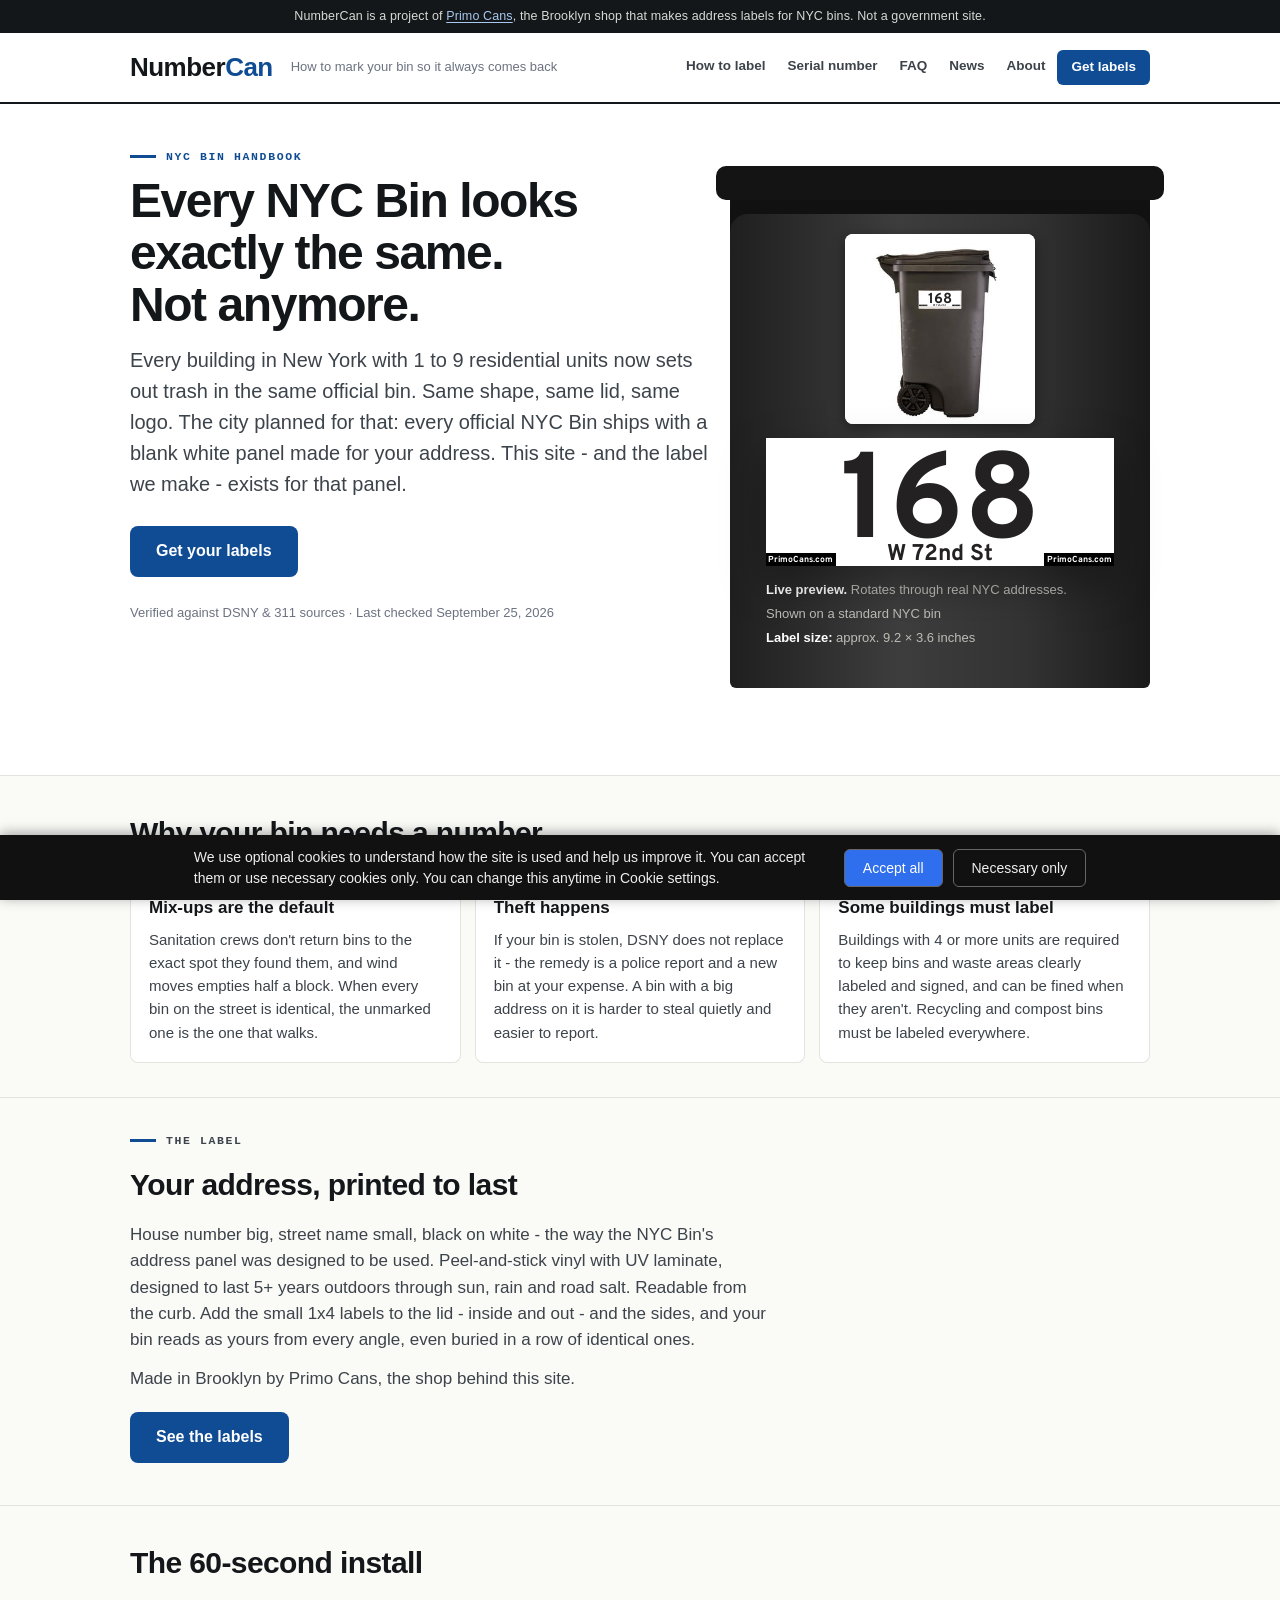
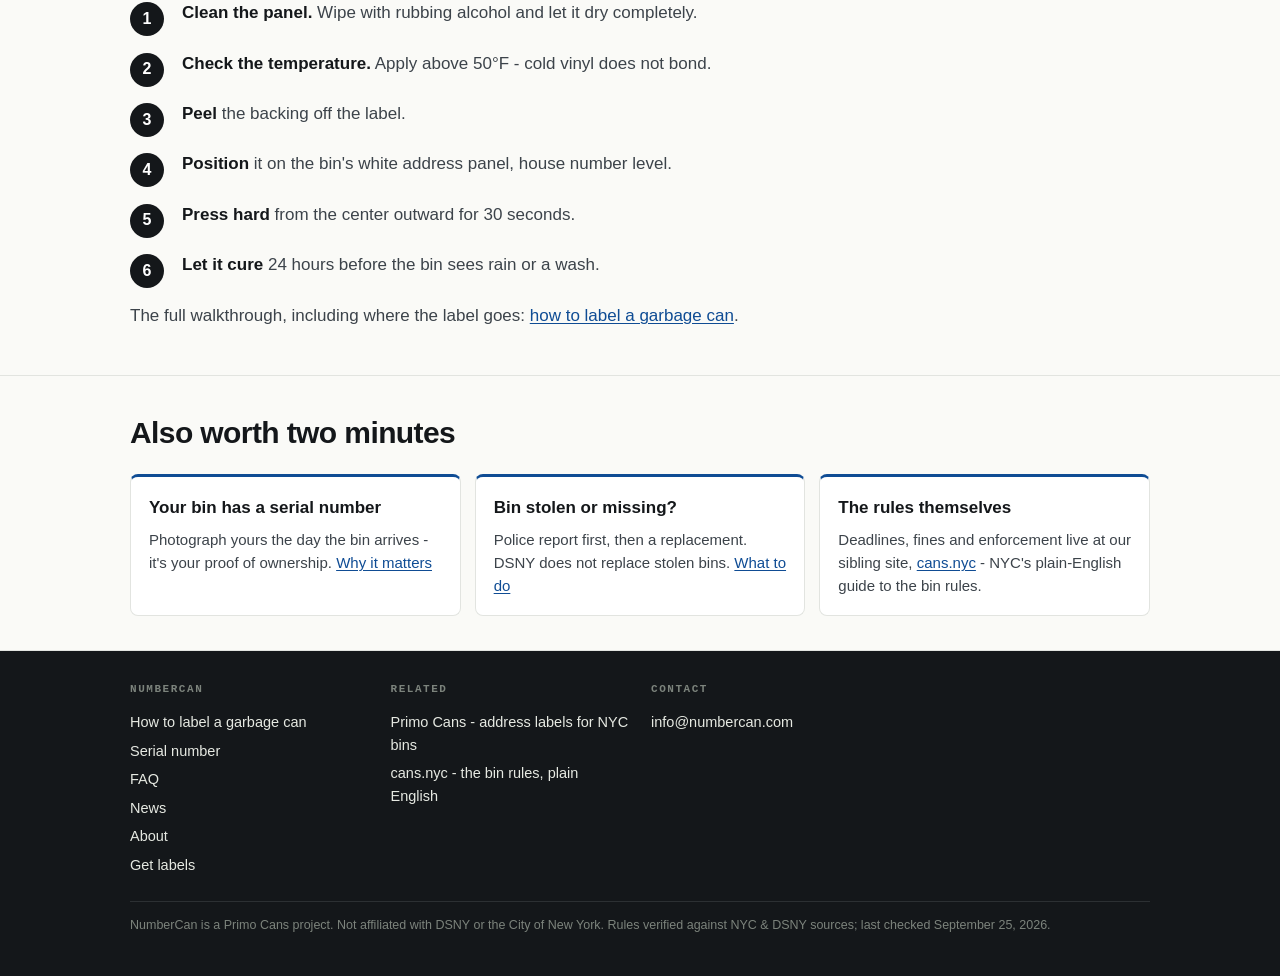
<file: index.html>
<!DOCTYPE html>
<html lang="en">
<head>
<meta charset="utf-8">
<meta name="viewport" content="width=device-width,initial-scale=1">
<title>Number Your Can | Address Labels Made for the Official NYC Bin</title>
<meta name="description" content="Every official NYC Bin looks identical. A printed address label - house number big, street name small, designed to last 5+ years outdoors - makes yours unmistakable. On in 60 seconds.">
<link rel="canonical" href="https://numbercan.com/">
<meta property="og:type" content="website">
<meta property="og:title" content="Number Your Can | NumberCan">
<meta property="og:description" content="Every official NYC Bin looks identical. A printed address label makes yours unmistakable - on in 60 seconds, designed to last 5+ years outdoors.">
<meta property="og:url" content="https://numbercan.com/">
<link rel="stylesheet" href="assets/style.css">
<link rel="preconnect" href="https://fonts.googleapis.com">
<link rel="preconnect" href="https://fonts.gstatic.com" crossorigin>
<link href="https://fonts.googleapis.com/css2?family=Overpass:wght@700&display=swap" rel="stylesheet">
<script type="application/ld+json">
{"@context":"https://schema.org","@type":"WebSite","name":"NumberCan","url":"https://numbercan.com/",
 "publisher":{"@type":"Organization","name":"NumberCan","url":"https://numbercan.com/","parentOrganization":{"@type":"Organization","name":"Primo Cans","url":"https://primocans.com/"}}}
</script>
</head>
<body>
<div class="disclosure">NumberCan is a project of <a href="https://primocans.com/?utm_source=numbercan.com&utm_medium=feeder-site">Primo Cans</a>, the Brooklyn shop that makes address labels for NYC bins. Not a government site.</div>
<header class="sitehead">
  <div class="wrap">
    <a class="brand" href="/">Number<span class="dot">Can</span></a>
    <span class="siteline">How to mark your bin so it always comes back</span>
    <nav class="mainnav">
      <a href="/how-to-label-a-garbage-can/">How to label</a>
      <a href="/nyc-bin-serial-rfid/">Serial number</a>
      <a href="/faq/">FAQ</a>
      <a href="/news/">News</a>
      <a href="/about/">About</a>
      <a class="cta" href="/get-labels/">Get labels</a>
    </nav>
  </div>
</header>

<section class="hero">
  <div class="wrap">
    <p class="eyebrow">NYC bin handbook</p>
    <h1>Every NYC Bin looks exactly the same.<br>Not anymore.</h1>
    <p class="lede">Every building in New York with 1 to 9 residential units now sets out trash in the same official bin. Same shape, same lid, same logo. The city planned for that: every official NYC Bin ships with a blank white panel made for your address. This site - and the label we make - exists for that panel.</p>
    <p class="hero-cta" style="margin-top:18px"><a class="btn" href="/get-labels/">Get your labels</a></p>
<div class="hero-art pc"><div class="stage" aria-hidden="true">
  <div class="can">
    <div class="label" id="pc-label">
      <div class="num" id="pc-num">1764</div>
      <div class="street" id="pc-street">E Tremont Ave</div>
      <div class="extra" id="pc-extra"></div><span class="corner l">PrimoCans.com</span><span class="corner r">PrimoCans.com</span>
    </div>
    <div class="cap2"><span><b>Live preview.</b> Rotates through real NYC addresses.</span><span>Shown on a standard NYC bin</span><span><b>Label size:</b> approx. 9.2 &times; 3.6 inches</span></div>
  </div>
</div></div>
    <p class="verifyline">Verified against DSNY &amp; 311 sources &middot; Last checked September 25, 2026</p>
  </div>
</section>

<section class="section">
  <div class="wrap">
    <h2>Why your bin needs a number</h2>
    <div class="cards">
      <div class="cardbox">
        <h3>Mix-ups are the default</h3>
        <p>Sanitation crews don't return bins to the exact spot they found them, and wind moves empties half a block. When every bin on the street is identical, the unmarked one is the one that walks.</p>
      </div>
      <div class="cardbox">
        <h3>Theft happens</h3>
        <p>If your bin is stolen, DSNY does not replace it - the remedy is a police report and a new bin at your expense. A bin with a big address on it is harder to steal quietly and easier to report.</p>
      </div>
      <div class="cardbox">
        <h3>Some buildings must label</h3>
        <p>Buildings with 4 or more units are required to keep bins and waste areas clearly labeled and signed, and can be fined when they aren't. Recycling and compost bins must be labeled everywhere.</p>
      </div>
    </div>
  </div>
</section>

<section class="section">
  <div class="wrap">
    <p class="eyebrow">The label</p>
    <h2>Your address, printed to last</h2>
    <p>House number big, street name small, black on white - the way the NYC Bin's address panel was designed to be used. Peel-and-stick vinyl with UV laminate, designed to last 5+ years outdoors through sun, rain and road salt. Readable from the curb. Add the small 1x4 labels to the lid - inside and out - and the sides, and your bin reads as yours from every angle, even buried in a row of identical ones.</p>
    <p>Made in Brooklyn by Primo Cans, the shop behind this site.</p>
    <a class="btn" href="/get-labels/">See the labels</a>
  </div>
</section>

<section class="section">
  <div class="wrap">
    <h2>The 60-second install</h2>
    <ol class="steps">
      <li><strong>Clean the panel.</strong> Wipe with rubbing alcohol and let it dry completely.</li>
      <li><strong>Check the temperature.</strong> Apply above 50&deg;F - cold vinyl does not bond.</li>
      <li><strong>Peel</strong> the backing off the label.</li>
      <li><strong>Position</strong> it on the bin's white address panel, house number level.</li>
      <li><strong>Press hard</strong> from the center outward for 30 seconds.</li>
      <li><strong>Let it cure</strong> 24 hours before the bin sees rain or a wash.</li>
    </ol>
    <p>The full walkthrough, including where the label goes: <a href="/how-to-label-a-garbage-can/">how to label a garbage can</a>.</p>
  </div>
</section>

<section class="section">
  <div class="wrap">
    <h2>Also worth two minutes</h2>
    <div class="cards">
      <div class="cardbox">
        <h3>Your bin has a serial number</h3>
        <p>Photograph yours the day the bin arrives - it's your proof of ownership. <a href="/faq/">Why it matters</a></p>
      </div>
      <div class="cardbox">
        <h3>Bin stolen or missing?</h3>
        <p>Police report first, then a replacement. DSNY does not replace stolen bins. <a href="/faq/">What to do</a></p>
      </div>
      <div class="cardbox">
        <h3>The rules themselves</h3>
        <p>Deadlines, fines and enforcement live at our sibling site, <a href="https://cans.nyc/">cans.nyc</a> - NYC's plain-English guide to the bin rules.</p>
      </div>
    </div>
  </div>
</section>

<footer class="sitefoot">
  <div class="wrap">
    <div>
      <h4>NumberCan</h4>
      <a href="/how-to-label-a-garbage-can/">How to label a garbage can</a>
      <a href="/nyc-bin-serial-rfid/">Serial number</a>
      <a href="/faq/">FAQ</a>
      <a href="/news/">News</a>
      <a href="/about/">About</a>
      <a href="/get-labels/">Get labels</a>
    </div>
    <div>
      <h4>Related</h4>
      <a href="https://primocans.com/?utm_source=numbercan.com&utm_medium=feeder-site">Primo Cans - address labels for NYC bins</a>
      <a href="https://cans.nyc/">cans.nyc - the bin rules, plain English</a>
    </div>
    <div>
      <h4>Contact</h4>
      <a href="mailto:info@numbercan.com">info@numbercan.com</a>
    </div>
    <p class="fineline">NumberCan is a Primo Cans project. Not affiliated with DSNY or the City of New York. Rules verified against NYC &amp; DSNY sources; last checked September 25, 2026.</p>
  </div>
</footer>
<!-- Cloudflare Web Analytics -->
<script defer src='https://static.cloudflareinsights.com/beacon.min.js' data-cf-beacon='{"token": "91854858fbcd4bb7b45966d86be08aac"}'></script>
<!-- End Cloudflare Web Analytics -->

<script>window.__GA_MEASUREMENT_ID__="G-6J1LS92J00";</script>
<script src="/consent.js" defer></script>

<script>
/* Label rendering, photo, fit() and rotation copied from the PrimoCans label builder (primocans.com) */
(function(){
var on=document.getElementById('pc-num'), os=document.getElementById('pc-street');
if(!on||!os) return;
var PC_SAMPLES=[{num:'34-56',street:'107th St',extra:'Louis Armstrong House'},{num:'620',street:'Atlantic Ave',extra:'Barclays Center'},{num:'10',street:'Richmond Terrace',extra:'Borough Hall'},{num:'405',street:'Lexington Ave',extra:'Chrysler Building'},{num:'200',street:'Eastern Pkwy',extra:'Brooklyn Museum'},{num:'75',street:'Stuyvesant Pl',extra:'Staten Island Museum'},{num:'1',street:'E 161st St',extra:'Yankee Stadium'},{num:'36-01',street:'35th Ave',extra:'Museum of the Moving Image'},{num:'350',street:'5th Ave',extra:'Empire State Building'},{num:'137-35',street:'Northern Blvd',extra:'Flushing Town Hall'},{num:'1040',street:'Grand Concourse',extra:'Bronx Museum of the Arts'},{num:'10',street:'Grand Army Plaza',extra:'Brooklyn Public Library'},{num:'1000',street:'Richmond Terrace'},{num:'41',street:'Seaver Way',extra:'Citi Field / New York Mets'},{num:'175',street:'5th Ave',extra:'Flatiron Building'},{num:'441',street:'Clarke Ave',extra:'Historic Richmond Town'},{num:'30',street:'Rockefeller Plaza',extra:'NBC'},{num:'2300',street:'Southern Blvd',extra:'Bronx Zoo'},{num:'120-55',street:'Queens Blvd',extra:'Queens Borough Hall'},{num:'35',street:'Hyatt St',extra:'St. George Theatre'},{num:'1',street:'World Trade Center'},{num:'209',street:'Joralemon St',extra:'Brooklyn Borough Hall'},{num:'1476',street:'Victory Blvd'},{num:'2638',street:'Broadway'},{num:'70-35',street:'Main St'},{num:'1753',street:'McDonald Ave'},{num:'3423',street:'White Plains Rd'},{num:'478',street:'Columbus Ave'},{num:'212-16',street:'Northern Blvd'},{num:'735',street:'Church Ave'},{num:'4352',street:'Hylan Blvd'},{num:'1516',street:'Avenue J'},{num:'395',street:'E Fordham Rd'},{num:'81-47',street:'Woodhaven Blvd'},{num:'1152',street:'5th Ave'},{num:'2734',street:'Nostrand Ave'},{num:'583',street:'Bay St'},{num:'1271',street:'Madison Ave'},{num:'47-33',street:'Francis Lewis Blvd'},{num:'5207',street:'13th Ave'},{num:'2154',street:'Webster Ave'},{num:'374',street:'Central Park W'},{num:'104-27',street:'Roosevelt Ave'},{num:'1614',street:'Avenue U'},{num:'4276',street:'Arthur Kill Rd'},{num:'693',street:'Amsterdam Ave'},{num:'1420',street:'Ocean Ave'},{num:'23-17',street:'Astoria Blvd'},{num:'2361',street:'Arthur Ave'},{num:'443',street:'Riverside Dr'},{num:'6115',street:'18th Ave'},{num:'168',street:'W 72nd St'},{num:'1326',street:'Forest Ave'},{num:'107-42',street:'Queens Blvd'},{num:'2457',street:'Bedford Ave'},{num:'1446',street:'Lexington Ave'},{num:'1764',street:'E Tremont Ave'},{num:'322',street:'Kingston Ave'},{num:'72-25',street:'Metropolitan Ave'},{num:'4136',street:'Amboy Rd'},{num:'1353',street:'Ocean Pkwy'},{num:'237',street:'W 125th St'},{num:'147-21',street:'Jewel Ave'},{num:'4415',street:'16th Ave'},{num:'5642',street:'Riverdale Ave'},{num:'28-51',street:'Steinway St'},{num:'6812',street:'4th Ave'},{num:'1057',street:'Park Ave'},{num:'1132',street:'Pelham Pkwy S'},{num:'1294',street:'Avenue M'},{num:'366',street:'Bleecker St'},{num:'3413',street:'Richmond Ave'},{num:'165-23',street:'Union Tpke'},{num:'1556',street:'Coney Island Ave'},{num:'417',street:'E 161st St'},{num:'763',street:'West End Ave'},{num:'2046',street:'Boston Rd'},{num:'45-31',street:'Kissena Blvd'},{num:'571',street:'Utica Ave'},{num:'330',street:'E 86th St'},{num:'2137',street:'Richmond Terrace'},{num:'2163',street:'Flatbush Ave'},{num:'42-05',street:'Bell Blvd'},{num:'1472',street:'Southern Blvd'},{num:'741',street:'Rogers Ave'},{num:'465',street:'Todt Hill Rd'},{num:'187-34',street:'Hillside Ave'},{num:'1713',street:'Kings Hwy'},{num:'2756',street:'Jerome Ave'},{num:'627',street:'Eastern Pkwy'},{num:'116-14',street:'Jamaica Ave'}];
for(var pcSh=PC_SAMPLES.length-1;pcSh>0;pcSh--){var pcJ=Math.floor(Math.random()*(pcSh+1)),pcTmp=PC_SAMPLES[pcSh];PC_SAMPLES[pcSh]=PC_SAMPLES[pcJ];PC_SAMPLES[pcJ]=pcTmp;}
var pcI=0, pcTouched=false, pcPce=document.getElementById('pc-extra');
function fit(){ var lab=on.parentElement, W=lab.clientWidth; if(!W) return; var xe=document.getElementById('pc-extra'), ni=document.getElementById('pc-in-name'), ex=ni?ni.value.trim():''; if(!ex&&!pcTouched&&typeof PC_SAMPLES!=='undefined')ex=PC_SAMPLES[pcI].extra||''; xe.textContent=ex; lab.classList.toggle('has-extra',!!ex); var H=lab.clientHeight, k=W/873; var cv=fit.c||(fit.c=document.createElement('canvas').getContext('2d')); function put(el,txt,ref,capPx,maxW,inkTop){ cv.font='700 100px Overpass'; var a=cv.measureText(ref).actualBoundingBoxAscent||70; var fs=capPx*100/a; cv.font='700 '+fs+'px Overpass'; var tw=cv.measureText(txt).width; if(tw>maxW){ fs*=maxW/tw; cv.font='700 '+fs+'px Overpass'; } var m=cv.measureText(ref), cap=a*fs/100, fA=m.fontBoundingBoxAscent||fs*0.93, fD=m.fontBoundingBoxDescent||fs*0.26, base=(fs-(fA+fD))/2+fA; el.style.fontSize=fs+'px'; if(inkTop!==null) el.style.top=(inkTop-(base-cap))+'px'; return {cap:cap,base:base}; } var cD=(ex?200:220)*k, cS=(ex?29:40)*k, g1=(ex?20:19)*k, g2=15*k, cE=29*k, pad=(ex?8:12)*k; var nm=put(on,on.textContent,'0',cD,632*k,null), sm=put(os,os.textContent,'H',cS,500*k,null), em=ex?put(xe,ex,'H',cE,500*k,null):{cap:0,base:0}; var blk=nm.cap+g1+sm.cap+(ex?g2+em.cap:0), top=H-pad-blk; on.style.top=(top-(nm.base-nm.cap))+'px'; os.style.top=(top+nm.cap+g1-(sm.base-sm.cap))+'px'; if(ex) xe.style.top=(top+nm.cap+g1+sm.cap+g2-(em.base-em.cap))+'px'; var cf=lab.querySelectorAll('.corner'); cv.font='700 100px Overpass'; var cw=cv.measureText('PrimoCans.com').width||700; for(var i=0;i<cf.length;i++) cf[i].style.fontSize=(159*k*100/cw)+'px'; }
[on,os,pcPce].forEach(function(e){ if(e) e.style.transition='opacity .5s'; });
function upd(){ on.textContent=PC_SAMPLES[pcI].num; os.textContent=PC_SAMPLES[pcI].street; fit(); }
window.__ncSet=function(num,street){ pcTouched=true; if(window.__pcRot) clearInterval(window.__pcRot); on.textContent=num; os.textContent=street; fit(); };
window.__ncAddr=function(num,street,extra){ if(window.__pcRot) clearInterval(window.__pcRot); pcTouched=false; PC_SAMPLES[pcI]={num:num,street:street,extra:extra||''}; upd(); };
if(!(window.matchMedia&&matchMedia('(prefers-reduced-motion: reduce)').matches)){ window.__pcRot=setInterval(function(){ if(pcTouched||document.hidden) return; var trio=[on,os,pcPce]; trio.forEach(function(e){ if(e) e.style.opacity='0'; }); setTimeout(function(){ if(pcTouched){ trio.forEach(function(e){ if(e) e.style.opacity=''; }); return; } pcI=(pcI+1)%PC_SAMPLES.length; upd(); trio.forEach(function(e){ if(e) e.style.opacity=''; }); },500); },3000); }
window.addEventListener('resize',fit);
upd(); if(document.fonts&&document.fonts.load) document.fonts.load('700 100px Overpass').then(fit);
(function(){var lab=document.getElementById('pc-label'),cn=lab&&lab.parentNode;if(!cn)return;var t=document.createElement('div');t.className='canthumb';var im=new Image();im.alt='';im.src='[data-uri]';t.appendChild(im);cn.insertBefore(t,lab);var c=null;function sync(){var W=lab.offsetWidth,H=lab.offsetHeight,w=t.offsetWidth;if(!W||!w)return;var u=w/800,tw=Math.min(180,75*W/H)*0.97,sc=tw*u/W;var n=lab.cloneNode(true);n.removeAttribute('id');n.querySelectorAll('[id]').forEach(function(x){x.removeAttribute('id');});n.style.cssText='position:absolute;margin:0;width:'+W+'px;height:'+H+'px;transform:scale('+sc+');transform-origin:0 0;left:'+((310+(180-tw)/2)*u)+'px;top:'+((238+(75-tw*H/W)/2)*u)+'px;box-shadow:none;border-radius:0';if(c)t.removeChild(c);t.appendChild(n);c=n;}sync();new MutationObserver(sync).observe(lab,{childList:true,subtree:true,characterData:true,attributes:true});new MutationObserver(function(){setTimeout(sync,260);}).observe(cn,{attributes:true,attributeFilter:['class']});addEventListener('resize',sync);if(document.fonts&&document.fonts.ready)document.fonts.ready.then(sync);setTimeout(sync,1500);})();
})();
</script>
</body>
</html>
</file>
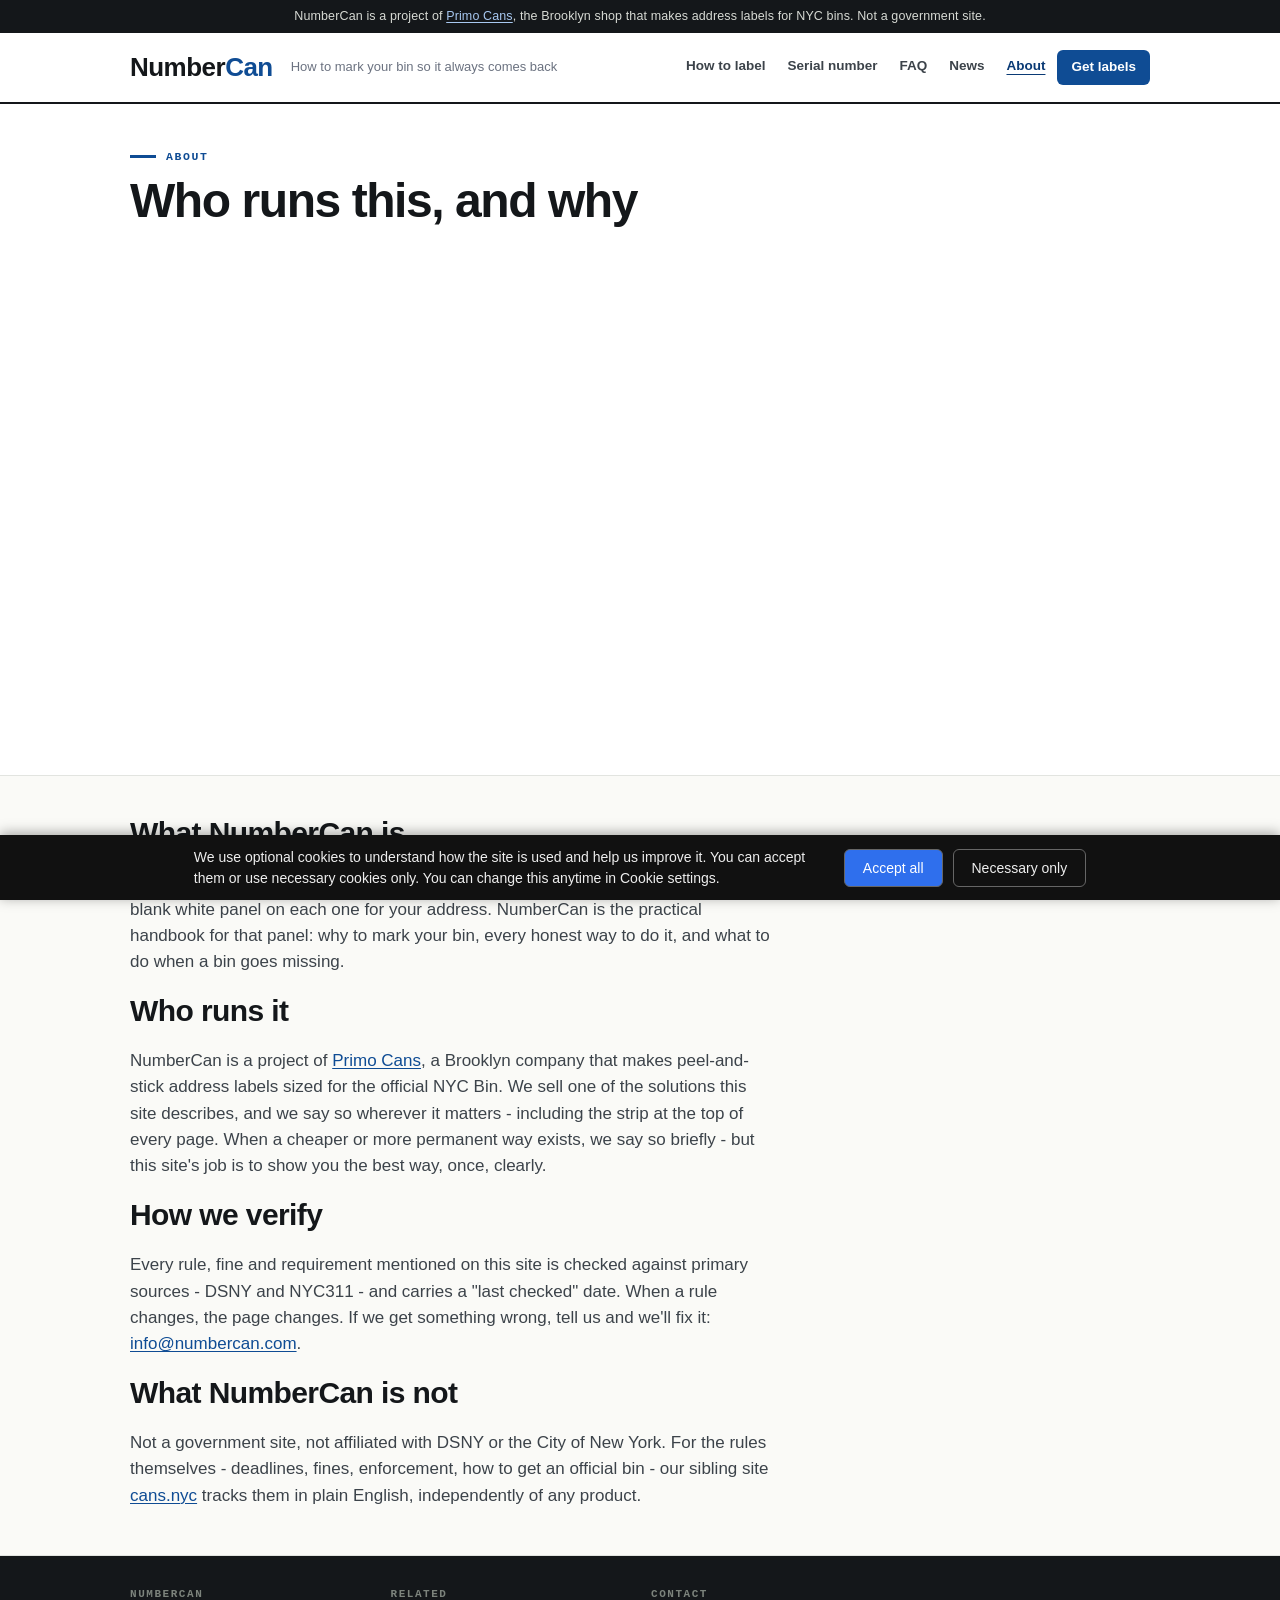
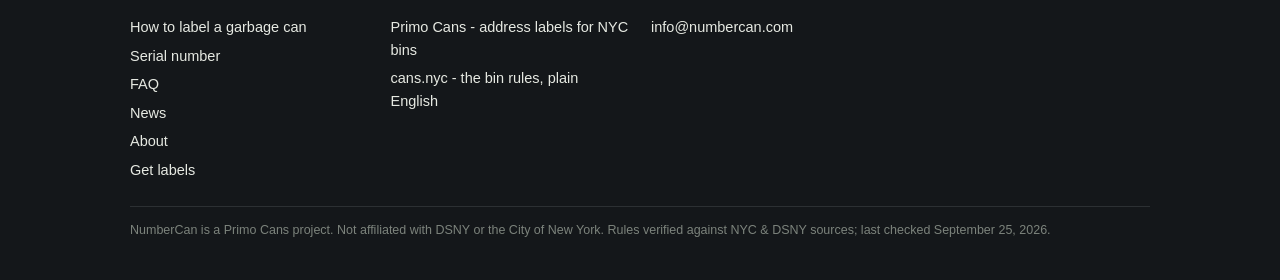
<file: about/index.html>
<!DOCTYPE html>
<html lang="en">
<head>
<meta charset="utf-8">
<meta name="viewport" content="width=device-width,initial-scale=1">
<title>About NumberCan | Who Runs This Site and Why</title>
<meta name="description" content="NumberCan is a Primo Cans project: the practical handbook for marking and numbering garbage bins in NYC. Who runs it, why it exists, and how we verify what we publish.">
<link rel="canonical" href="https://numbercan.com/about/">
<meta property="og:type" content="website">
<meta property="og:title" content="About NumberCan">
<meta property="og:description" content="Who runs this site and why.">
<meta property="og:url" content="https://numbercan.com/about/">
<link rel="stylesheet" href="/assets/style.css">
<script type="application/ld+json">
{"@context":"https://schema.org","@type":"AboutPage","name":"About NumberCan","url":"https://numbercan.com/about/",
 "mainEntity":{"@type":"Organization","name":"NumberCan","url":"https://numbercan.com/","parentOrganization":{"@type":"Organization","name":"Primo Cans","url":"https://primocans.com/"}}}
</script>
</head>
<body>
<div class="disclosure">NumberCan is a project of <a href="https://primocans.com/?utm_source=numbercan.com&utm_medium=feeder-site">Primo Cans</a>, the Brooklyn shop that makes address labels for NYC bins. Not a government site.</div>
<header class="sitehead">
  <div class="wrap">
    <a class="brand" href="/">Number<span class="dot">Can</span></a>
    <span class="siteline">How to mark your bin so it always comes back</span>
    <nav class="mainnav">
      <a href="/how-to-label-a-garbage-can/">How to label</a>
      <a href="/nyc-bin-serial-rfid/">Serial number</a>
      <a href="/faq/">FAQ</a>
      <a href="/news/">News</a>
      <a class="on" href="/about/">About</a>
      <a class="cta" href="/get-labels/">Get labels</a>
    </nav>
  </div>
</header>

<section class="hero">
  <div class="wrap">
    <p class="eyebrow">About</p>
    <h1>Who runs this, and why</h1>
  </div>
</section>

<section class="section">
  <div class="wrap">
    <h2>What NumberCan is</h2>
    <p>New York put roughly 750,000 buildings on identical official bins, then stamped a blank white panel on each one for your address. NumberCan is the practical handbook for that panel: why to mark your bin, every honest way to do it, and what to do when a bin goes missing.</p>

    <h2>Who runs it</h2>
    <p>NumberCan is a project of <a href="https://primocans.com/?utm_source=numbercan.com&utm_medium=feeder-site">Primo Cans</a>, a Brooklyn company that makes peel-and-stick address labels sized for the official NYC Bin. We sell one of the solutions this site describes, and we say so wherever it matters - including the strip at the top of every page. When a cheaper or more permanent way exists, we say so briefly - but this site's job is to show you the best way, once, clearly.</p>

    <h2>How we verify</h2>
    <p>Every rule, fine and requirement mentioned on this site is checked against primary sources - DSNY and NYC311 - and carries a "last checked" date. When a rule changes, the page changes. If we get something wrong, tell us and we'll fix it: <a href="mailto:info@numbercan.com">info@numbercan.com</a>.</p>

    <h2>What NumberCan is not</h2>
    <p>Not a government site, not affiliated with DSNY or the City of New York. For the rules themselves - deadlines, fines, enforcement, how to get an official bin - our sibling site <a href="https://cans.nyc/">cans.nyc</a> tracks them in plain English, independently of any product.</p>
  </div>
</section>

<footer class="sitefoot">
  <div class="wrap">
    <div>
      <h4>NumberCan</h4>
      <a href="/how-to-label-a-garbage-can/">How to label a garbage can</a>
      <a href="/nyc-bin-serial-rfid/">Serial number</a>
      <a href="/faq/">FAQ</a>
      <a href="/news/">News</a>
      <a href="/about/">About</a>
      <a href="/get-labels/">Get labels</a>
    </div>
    <div>
      <h4>Related</h4>
      <a href="https://primocans.com/?utm_source=numbercan.com&utm_medium=feeder-site">Primo Cans - address labels for NYC bins</a>
      <a href="https://cans.nyc/">cans.nyc - the bin rules, plain English</a>
    </div>
    <div>
      <h4>Contact</h4>
      <a href="mailto:info@numbercan.com">info@numbercan.com</a>
    </div>
    <p class="fineline">NumberCan is a Primo Cans project. Not affiliated with DSNY or the City of New York. Rules verified against NYC &amp; DSNY sources; last checked September 25, 2026.</p>
  </div>
</footer>
<!-- Cloudflare Web Analytics -->
<script defer src='https://static.cloudflareinsights.com/beacon.min.js' data-cf-beacon='{"token": "91854858fbcd4bb7b45966d86be08aac"}'></script>
<!-- End Cloudflare Web Analytics -->

<script>window.__GA_MEASUREMENT_ID__="G-6J1LS92J00";</script>
<script src="/consent.js" defer></script>
</body>
</html>
</file>
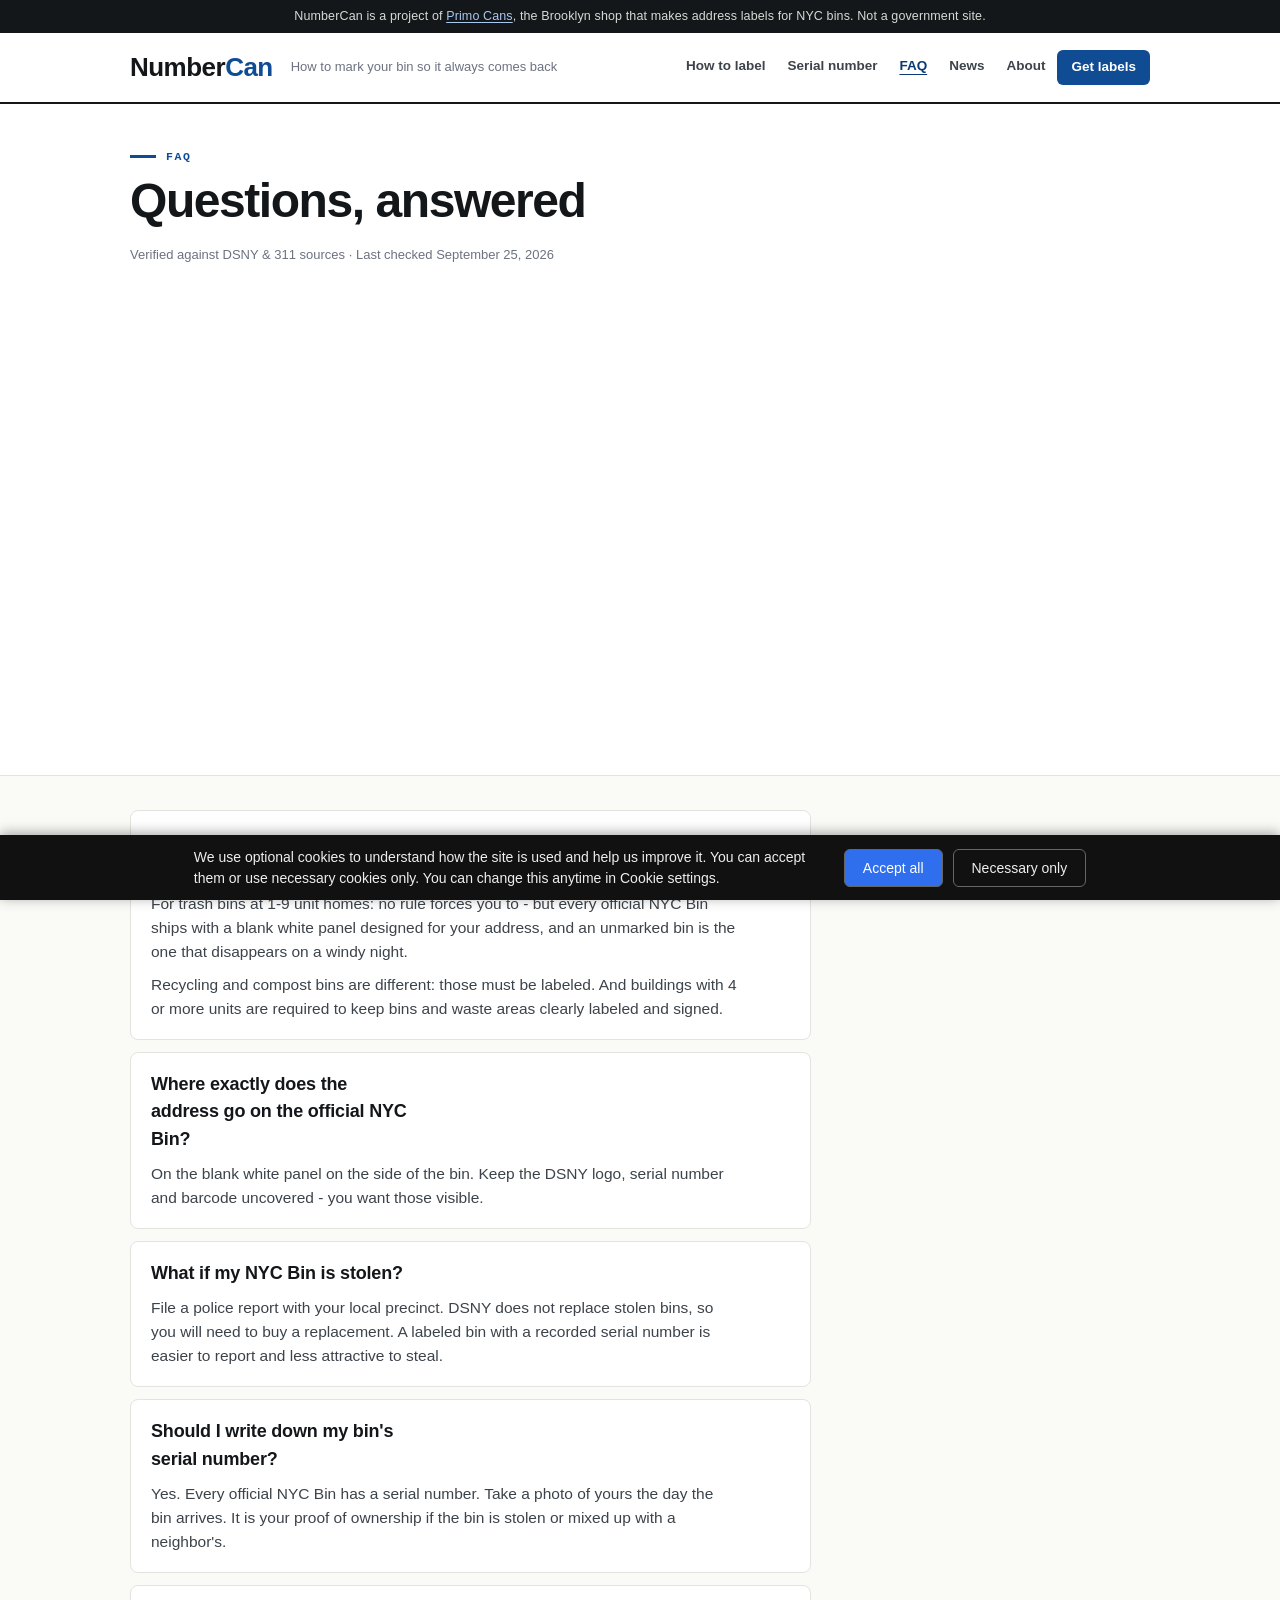
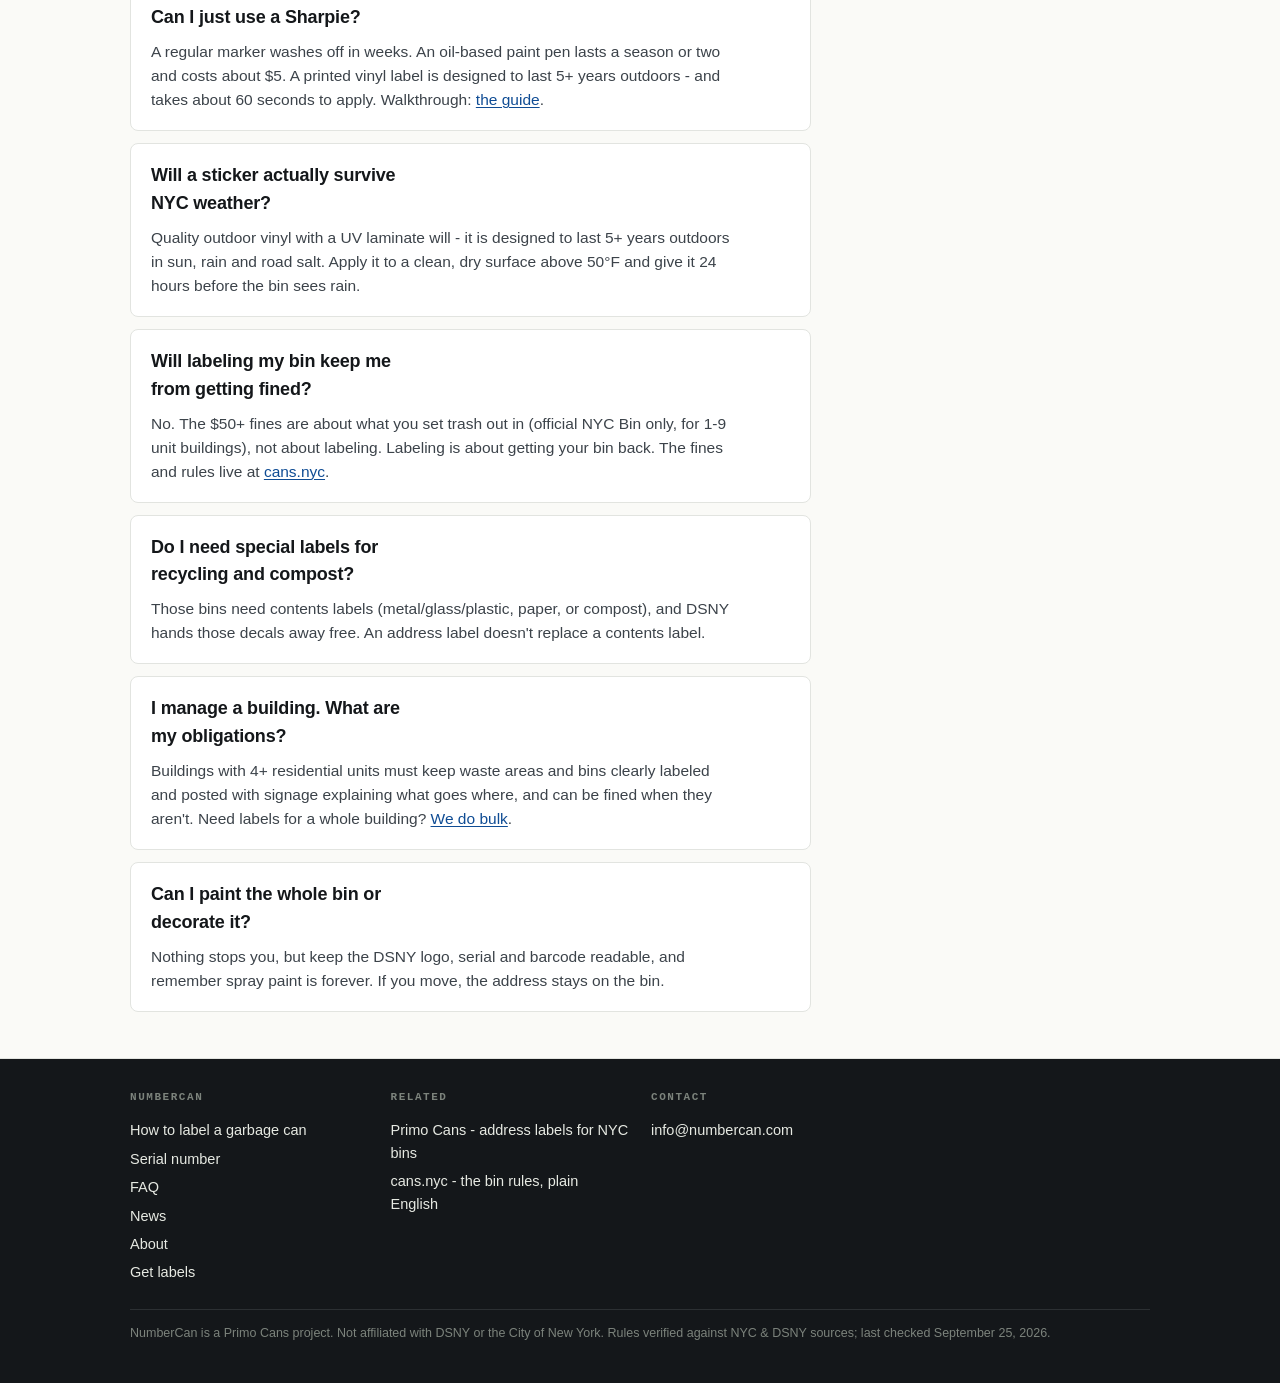
<file: faq/index.html>
<!DOCTYPE html>
<html lang="en">
<head>
<meta charset="utf-8">
<meta name="viewport" content="width=device-width,initial-scale=1">
<title>NYC Bin Labeling FAQ | NumberCan</title>
<meta name="description" content="Do you have to label your NYC Bin? Where does the address go? What if it gets stolen? Straight answers about marking your garbage bins.">
<link rel="canonical" href="https://numbercan.com/faq/">
<meta property="og:type" content="website">
<meta property="og:title" content="NYC Bin Labeling FAQ | NumberCan">
<meta property="og:description" content="Straight answers about marking your garbage bins.">
<meta property="og:url" content="https://numbercan.com/faq/">
<link rel="stylesheet" href="/assets/style.css">
<script type="application/ld+json">
{"@context":"https://schema.org","@type":"FAQPage","mainEntity":[
{"@type":"Question","name":"Do I have to put my address on my NYC Bin?","acceptedAnswer":{"@type":"Answer","text":"For trash bins at 1-9 unit homes, no rule forces you to - but every official NYC Bin ships with a blank white panel designed for your address, and an unmarked bin is the one that disappears on a windy night. Recycling and compost bins must be labeled, and buildings with 4 or more units are required to keep bins and waste areas clearly labeled and signed."}},
{"@type":"Question","name":"Where exactly does the address go on the official NYC Bin?","acceptedAnswer":{"@type":"Answer","text":"On the blank white panel on the side of the bin. Keep the DSNY logo, serial number and barcode uncovered."}},
{"@type":"Question","name":"What if my NYC Bin is stolen?","acceptedAnswer":{"@type":"Answer","text":"File a police report with your local precinct. DSNY does not replace stolen bins, so you will need to buy a replacement. A labeled bin with a recorded serial number is easier to report and less attractive to steal."}},
{"@type":"Question","name":"Should I write down my bin's serial number?","acceptedAnswer":{"@type":"Answer","text":"Yes. Every official NYC Bin has a serial number. Take a photo of yours the day the bin arrives - it is your proof of ownership if the bin is stolen or mixed up with a neighbor's."}},
{"@type":"Question","name":"Can I just use a Sharpie?","acceptedAnswer":{"@type":"Answer","text":"A regular marker washes off in weeks. An oil-based paint pen lasts a season or two and costs about $5. A printed vinyl label is designed to last 5+ years outdoors."}},
{"@type":"Question","name":"Will a sticker actually survive NYC weather?","acceptedAnswer":{"@type":"Answer","text":"Quality outdoor vinyl with a UV laminate will - it is designed to last 5+ years outdoors in sun, rain and road salt. Apply it to a clean, dry surface above 50F and give it 24 hours before the bin sees rain."}},
{"@type":"Question","name":"Will labeling my bin keep me from getting fined?","acceptedAnswer":{"@type":"Answer","text":"No. The $50+ fines are about what you set trash out in (official NYC Bin only, for 1-9 unit buildings), not about labeling. Labeling is about getting your bin back."}},
{"@type":"Question","name":"Do I need special labels for recycling and compost?","acceptedAnswer":{"@type":"Answer","text":"Those bins need contents labels (metal/glass/plastic, paper, or compost), and DSNY hands those decals out free. An address label does not replace a contents label."}},
{"@type":"Question","name":"I manage a building. What are my obligations?","acceptedAnswer":{"@type":"Answer","text":"Buildings with 4 or more residential units must keep waste areas and bins clearly labeled and posted with signage explaining what goes where, and can be fined when they are not."}},
{"@type":"Question","name":"Can I paint the whole bin or decorate it?","acceptedAnswer":{"@type":"Answer","text":"Nothing stops you, but keep the DSNY logo, serial and barcode readable, and remember spray paint is forever. If you move, the address stays on the bin."}}]}
</script>
</head>
<body>
<div class="disclosure">NumberCan is a project of <a href="https://primocans.com/?utm_source=numbercan.com&utm_medium=feeder-site">Primo Cans</a>, the Brooklyn shop that makes address labels for NYC bins. Not a government site.</div>
<header class="sitehead">
  <div class="wrap">
    <a class="brand" href="/">Number<span class="dot">Can</span></a>
    <span class="siteline">How to mark your bin so it always comes back</span>
    <nav class="mainnav">
      <a href="/how-to-label-a-garbage-can/">How to label</a>
      <a href="/nyc-bin-serial-rfid/">Serial number</a>
      <a class="on" href="/faq/">FAQ</a>
      <a href="/news/">News</a>
      <a href="/about/">About</a>
      <a class="cta" href="/get-labels/">Get labels</a>
    </nav>
  </div>
</header>

<section class="hero">
  <div class="wrap">
    <p class="eyebrow">FAQ</p>
    <h1>Questions, answered</h1>
    <p class="verifyline">Verified against DSNY &amp; 311 sources &middot; Last checked September 25, 2026</p>
  </div>
</section>

<section class="section">
  <div class="wrap">

    <div class="qa"><h2>Do I have to put my address on my NYC Bin?</h2>
      <p>For trash bins at 1-9 unit homes: no rule forces you to - but every official NYC Bin ships with a blank white panel designed for your address, and an unmarked bin is the one that disappears on a windy night.</p>
      <p>Recycling and compost bins are different: those must be labeled. And buildings with 4 or more units are required to keep bins and waste areas clearly labeled and signed.</p></div>

    <div class="qa"><h2>Where exactly does the address go on the official NYC Bin?</h2>
      <p>On the blank white panel on the side of the bin. Keep the DSNY logo, serial number and barcode uncovered - you want those visible.</p></div>

    <div class="qa"><h2>What if my NYC Bin is stolen?</h2>
      <p>File a police report with your local precinct. DSNY does not replace stolen bins, so you will need to buy a replacement. A labeled bin with a recorded serial number is easier to report and less attractive to steal.</p></div>

    <div class="qa"><h2>Should I write down my bin's serial number?</h2>
      <p>Yes. Every official NYC Bin has a serial number. Take a photo of yours the day the bin arrives. It is your proof of ownership if the bin is stolen or mixed up with a neighbor's.</p></div>

    <div class="qa"><h2>Can I just use a Sharpie?</h2>
      <p>A regular marker washes off in weeks. An oil-based paint pen lasts a season or two and costs about $5. A printed vinyl label is designed to last 5+ years outdoors - and takes about 60 seconds to apply. Walkthrough: <a href="/how-to-label-a-garbage-can/">the guide</a>.</p></div>

    <div class="qa"><h2>Will a sticker actually survive NYC weather?</h2>
      <p>Quality outdoor vinyl with a UV laminate will - it is designed to last 5+ years outdoors in sun, rain and road salt. Apply it to a clean, dry surface above 50&deg;F and give it 24 hours before the bin sees rain.</p></div>

    <div class="qa"><h2>Will labeling my bin keep me from getting fined?</h2>
      <p>No. The $50+ fines are about what you set trash out in (official NYC Bin only, for 1-9 unit buildings), not about labeling. Labeling is about getting your bin back. The fines and rules live at <a href="https://cans.nyc/">cans.nyc</a>.</p></div>

    <div class="qa"><h2>Do I need special labels for recycling and compost?</h2>
      <p>Those bins need contents labels (metal/glass/plastic, paper, or compost), and DSNY hands those decals away free. An address label doesn't replace a contents label.</p></div>

    <div class="qa"><h2>I manage a building. What are my obligations?</h2>
      <p>Buildings with 4+ residential units must keep waste areas and bins clearly labeled and posted with signage explaining what goes where, and can be fined when they aren't. Need labels for a whole building? <a href="/get-labels/">We do bulk</a>.</p></div>

    <div class="qa"><h2>Can I paint the whole bin or decorate it?</h2>
      <p>Nothing stops you, but keep the DSNY logo, serial and barcode readable, and remember spray paint is forever. If you move, the address stays on the bin.</p></div>

  </div>
</section>

<footer class="sitefoot">
  <div class="wrap">
    <div>
      <h4>NumberCan</h4>
      <a href="/how-to-label-a-garbage-can/">How to label a garbage can</a>
      <a href="/nyc-bin-serial-rfid/">Serial number</a>
      <a href="/faq/">FAQ</a>
      <a href="/news/">News</a>
      <a href="/about/">About</a>
      <a href="/get-labels/">Get labels</a>
    </div>
    <div>
      <h4>Related</h4>
      <a href="https://primocans.com/?utm_source=numbercan.com&utm_medium=feeder-site">Primo Cans - address labels for NYC bins</a>
      <a href="https://cans.nyc/">cans.nyc - the bin rules, plain English</a>
    </div>
    <div>
      <h4>Contact</h4>
      <a href="mailto:info@numbercan.com">info@numbercan.com</a>
    </div>
    <p class="fineline">NumberCan is a Primo Cans project. Not affiliated with DSNY or the City of New York. Rules verified against NYC &amp; DSNY sources; last checked September 25, 2026.</p>
  </div>
</footer>
<!-- Cloudflare Web Analytics -->
<script defer src='https://static.cloudflareinsights.com/beacon.min.js' data-cf-beacon='{"token": "91854858fbcd4bb7b45966d86be08aac"}'></script>
<!-- End Cloudflare Web Analytics -->

<script>window.__GA_MEASUREMENT_ID__="G-6J1LS92J00";</script>
<script src="/consent.js" defer></script>
</body>
</html>
</file>
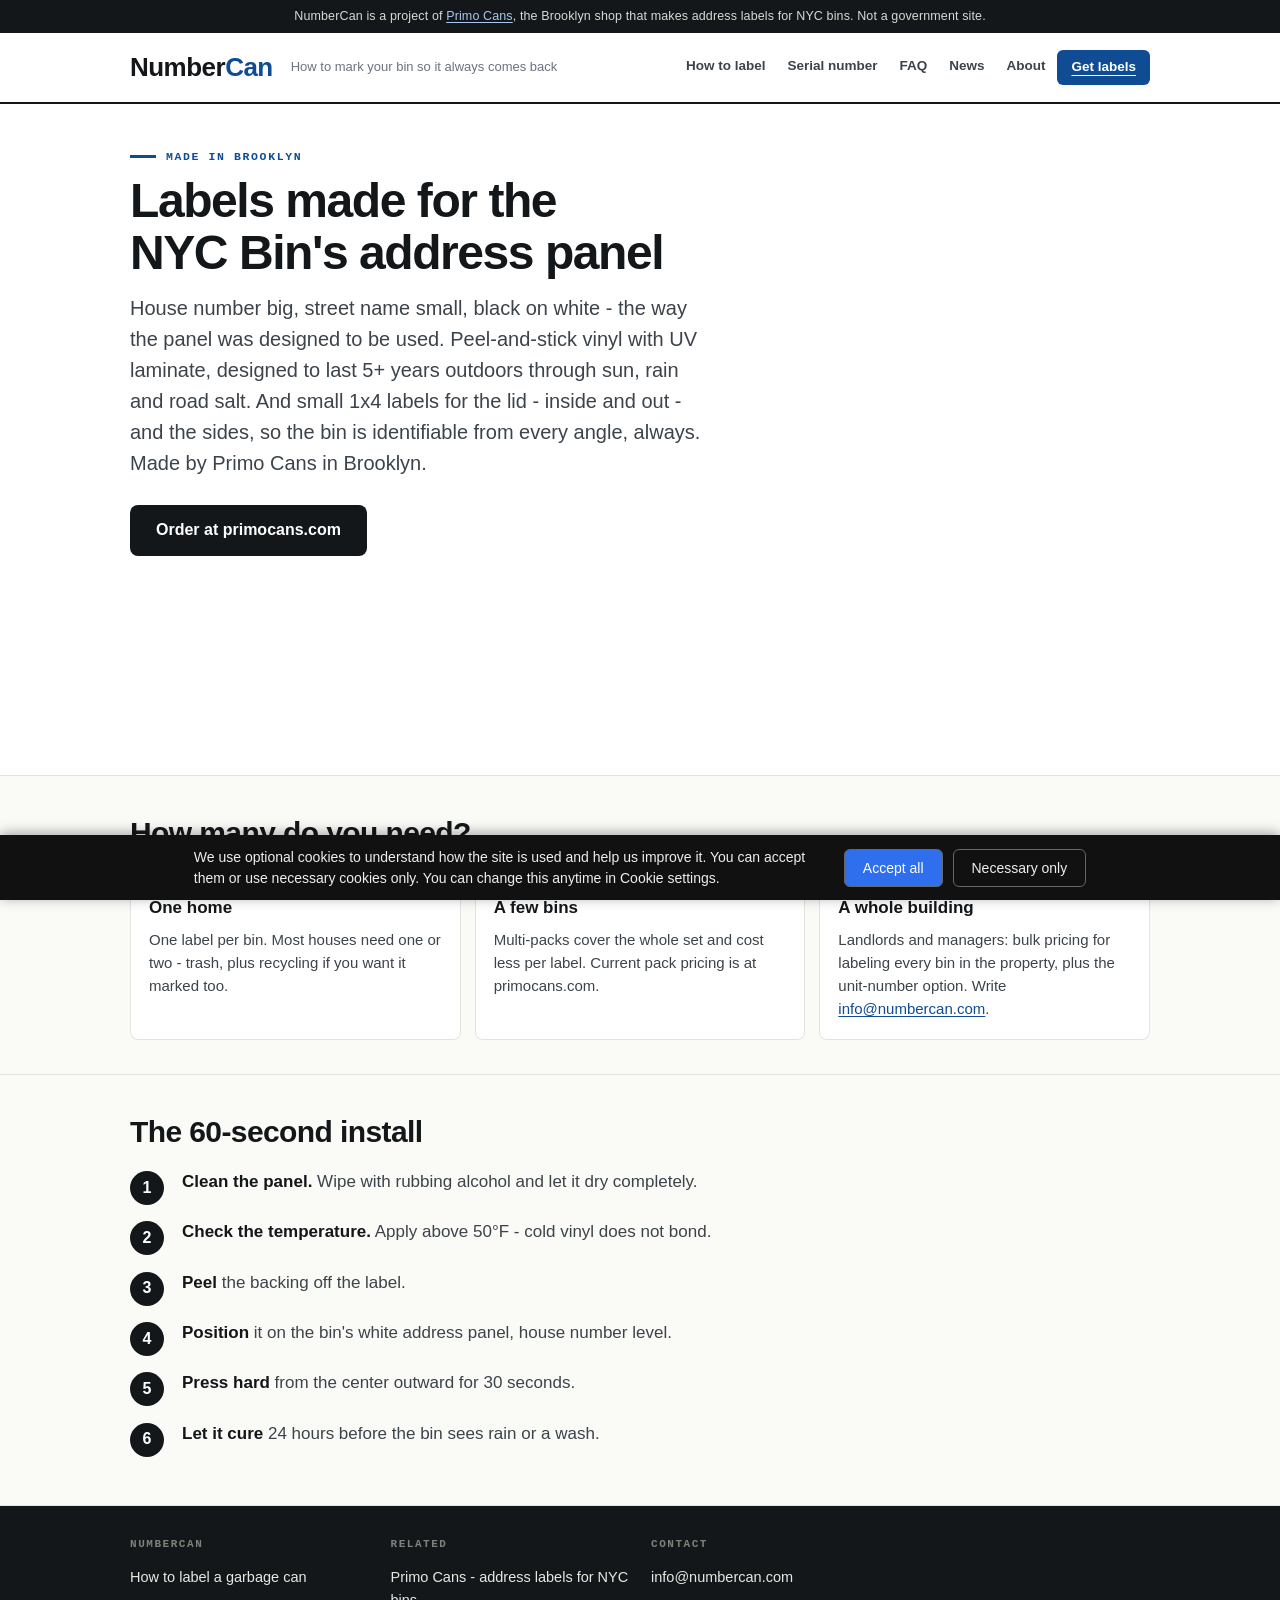
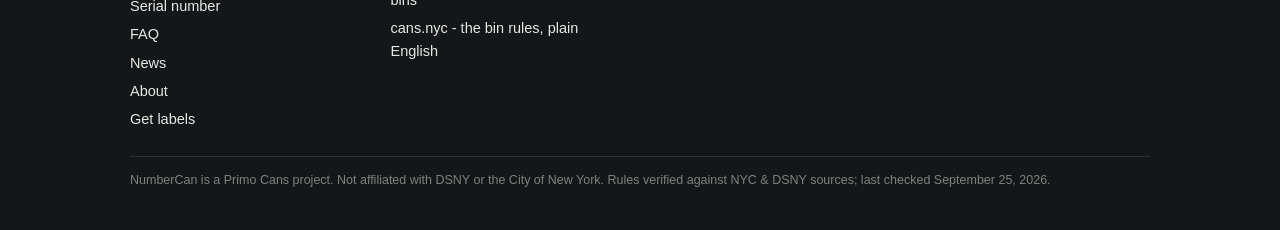
<file: get-labels/index.html>
<!DOCTYPE html>
<html lang="en">
<head>
<meta charset="utf-8">
<meta name="viewport" content="width=device-width,initial-scale=1">
<title>Get Address Labels for Your Bin | NumberCan</title>
<meta name="description" content="Peel-and-stick address labels made for the official NYC Bin - house number big, street name small, weatherproof, designed to last 5+ years outdoors. Made by Primo Cans in Brooklyn.">
<link rel="canonical" href="https://numbercan.com/get-labels/">
<meta property="og:type" content="website">
<meta property="og:title" content="Get Address Labels for Your Bin">
<meta property="og:description" content="Peel-and-stick address labels made for the official NYC Bin. Made by Primo Cans in Brooklyn.">
<meta property="og:url" content="https://numbercan.com/get-labels/">
<link rel="stylesheet" href="/assets/style.css">
</head>
<body>
<div class="disclosure">NumberCan is a project of <a href="https://primocans.com/?utm_source=numbercan.com&utm_medium=feeder-site">Primo Cans</a>, the Brooklyn shop that makes address labels for NYC bins. Not a government site.</div>
<header class="sitehead">
  <div class="wrap">
    <a class="brand" href="/">Number<span class="dot">Can</span></a>
    <span class="siteline">How to mark your bin so it always comes back</span>
    <nav class="mainnav">
      <a href="/how-to-label-a-garbage-can/">How to label</a>
      <a href="/nyc-bin-serial-rfid/">Serial number</a>
      <a href="/faq/">FAQ</a>
      <a href="/news/">News</a>
      <a href="/about/">About</a>
      <a class="cta on" href="/get-labels/">Get labels</a>
    </nav>
  </div>
</header>

<section class="hero">
  <div class="wrap">
    <p class="eyebrow">Made in Brooklyn</p>
    <h1>Labels made for the NYC Bin's address panel</h1>
    <p class="lede">House number big, street name small, black on white - the way the panel was designed to be used. Peel-and-stick vinyl with UV laminate, designed to last 5+ years outdoors through sun, rain and road salt. And small 1x4 labels for the lid - inside and out - and the sides, so the bin is identifiable from every angle, always. Made by Primo Cans in Brooklyn.</p>
    <p style="margin-top:18px"><a class="btn dark" href="https://primocans.com/?utm_source=numbercan.com&utm_medium=feeder-site">Order at primocans.com</a></p>
  </div>
</section>

<section class="section">
  <div class="wrap">
    <h2>How many do you need?</h2>
    <div class="cards">
      <div class="cardbox">
        <h3>One home</h3>
        <p>One label per bin. Most houses need one or two - trash, plus recycling if you want it marked too.</p>
      </div>
      <div class="cardbox">
        <h3>A few bins</h3>
        <p>Multi-packs cover the whole set and cost less per label. Current pack pricing is at primocans.com.</p>
      </div>
      <div class="cardbox">
        <h3>A whole building</h3>
        <p>Landlords and managers: bulk pricing for labeling every bin in the property, plus the unit-number option. Write <a href="mailto:info@numbercan.com">info@numbercan.com</a>.</p>
      </div>
    </div>
  </div>
</section>

<section class="section">
  <div class="wrap">
    <h2>The 60-second install</h2>
    <ol class="steps">
      <li><strong>Clean the panel.</strong> Wipe with rubbing alcohol and let it dry completely.</li>
      <li><strong>Check the temperature.</strong> Apply above 50&deg;F - cold vinyl does not bond.</li>
      <li><strong>Peel</strong> the backing off the label.</li>
      <li><strong>Position</strong> it on the bin's white address panel, house number level.</li>
      <li><strong>Press hard</strong> from the center outward for 30 seconds.</li>
      <li><strong>Let it cure</strong> 24 hours before the bin sees rain or a wash.</li>
    </ol>
  </div>
</section>


<footer class="sitefoot">
  <div class="wrap">
    <div>
      <h4>NumberCan</h4>
      <a href="/how-to-label-a-garbage-can/">How to label a garbage can</a>
      <a href="/nyc-bin-serial-rfid/">Serial number</a>
      <a href="/faq/">FAQ</a>
      <a href="/news/">News</a>
      <a href="/about/">About</a>
      <a href="/get-labels/">Get labels</a>
    </div>
    <div>
      <h4>Related</h4>
      <a href="https://primocans.com/?utm_source=numbercan.com&utm_medium=feeder-site">Primo Cans - address labels for NYC bins</a>
      <a href="https://cans.nyc/">cans.nyc - the bin rules, plain English</a>
    </div>
    <div>
      <h4>Contact</h4>
      <a href="mailto:info@numbercan.com">info@numbercan.com</a>
    </div>
    <p class="fineline">NumberCan is a Primo Cans project. Not affiliated with DSNY or the City of New York. Rules verified against NYC &amp; DSNY sources; last checked September 25, 2026.</p>
  </div>
</footer>
<!-- Cloudflare Web Analytics -->
<script defer src='https://static.cloudflareinsights.com/beacon.min.js' data-cf-beacon='{"token": "91854858fbcd4bb7b45966d86be08aac"}'></script>
<!-- End Cloudflare Web Analytics -->

<script>window.__GA_MEASUREMENT_ID__="G-6J1LS92J00";</script>
<script src="/consent.js" defer></script>
</body>
</html>
</file>
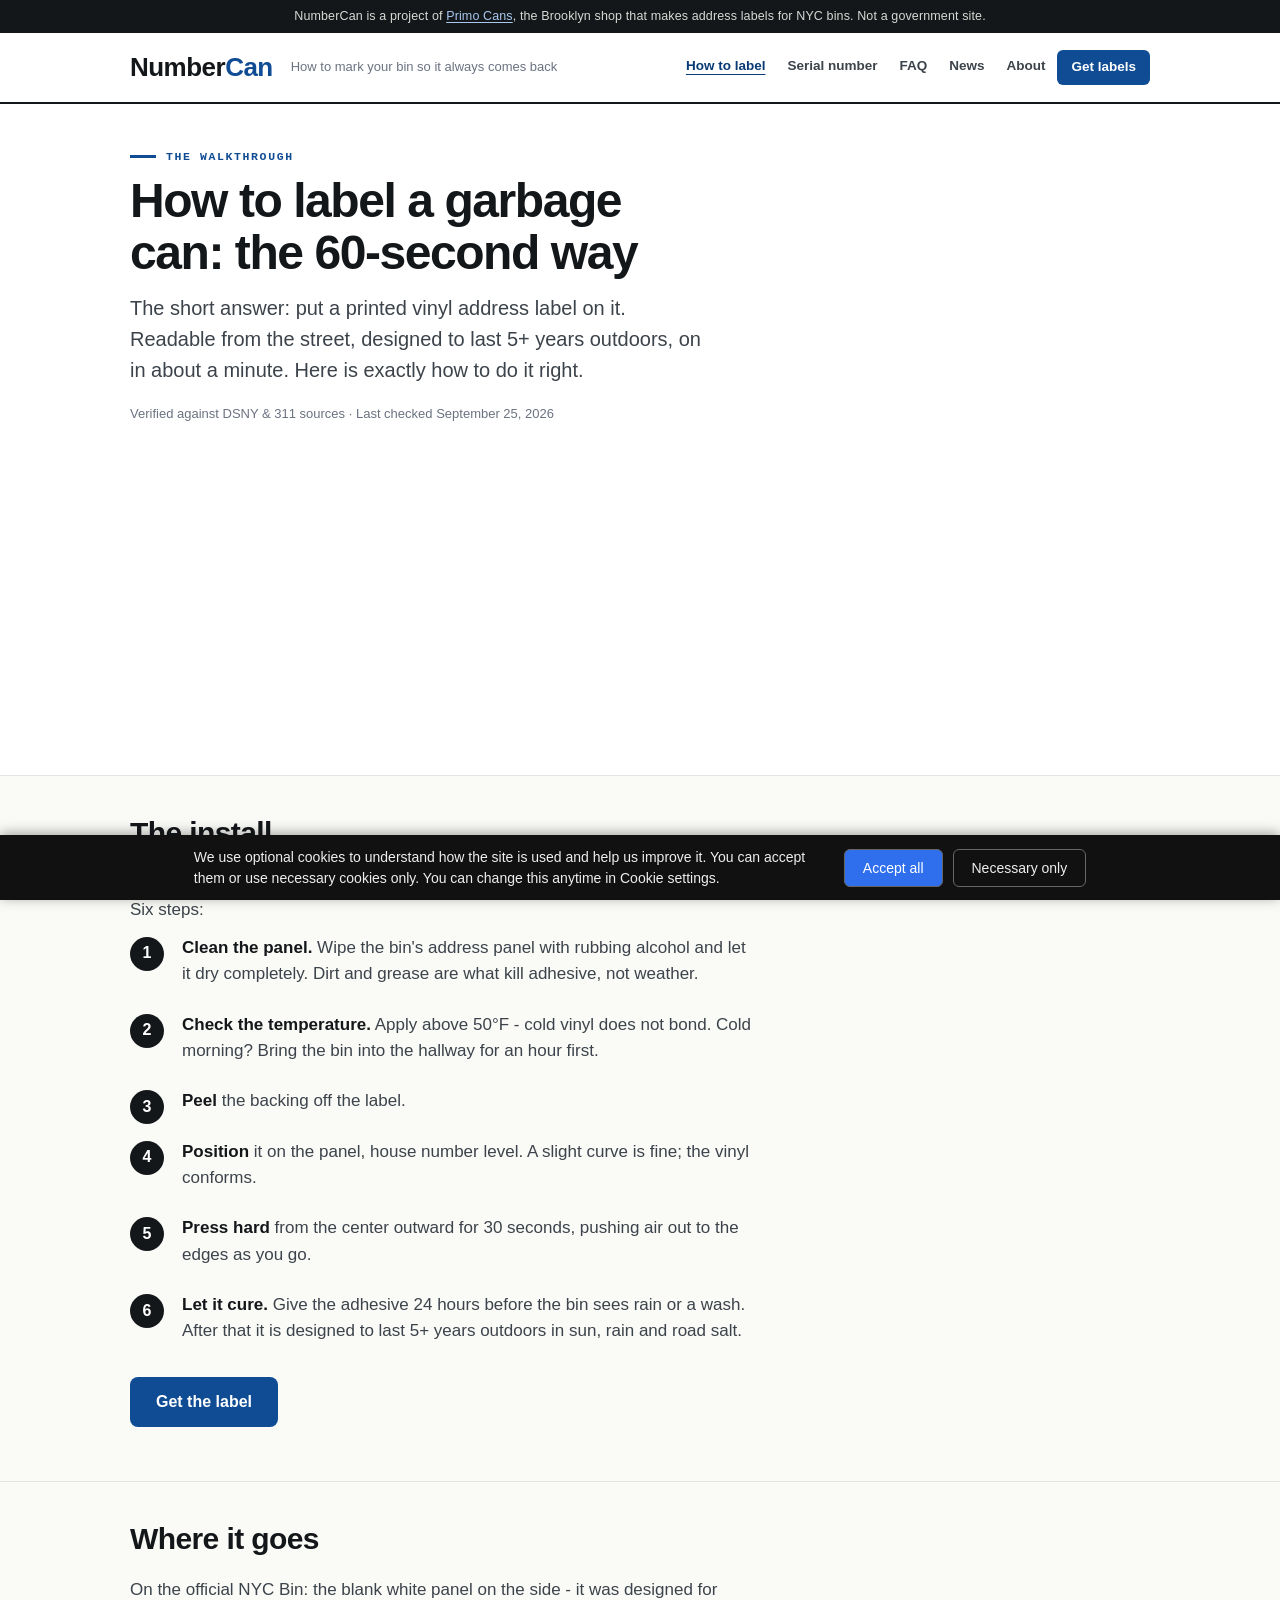
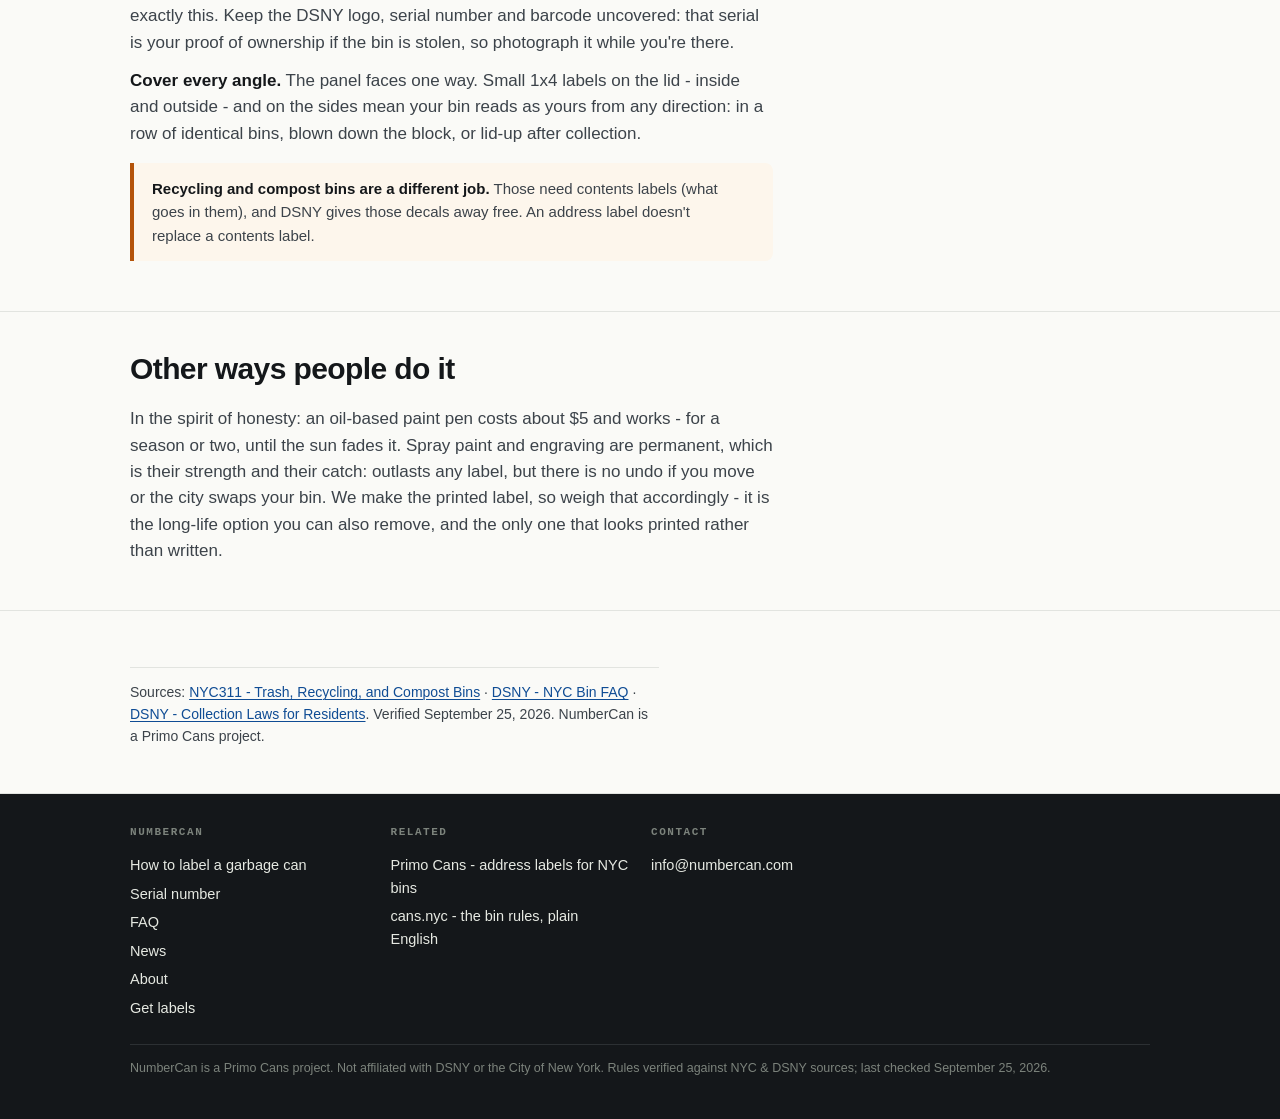
<file: how-to-label-a-garbage-can/index.html>
<!DOCTYPE html>
<html lang="en">
<head>
<meta charset="utf-8">
<meta name="viewport" content="width=device-width,initial-scale=1">
<title>How to Label a Garbage Can (the 60-Second Way) | NumberCan</title>
<meta name="description" content="The right way to number a garbage can: a printed vinyl address label, on in about 60 seconds, designed to last 5+ years outdoors. Full install walkthrough and placement.">
<link rel="canonical" href="https://numbercan.com/how-to-label-a-garbage-can/">
<meta property="og:type" content="article">
<meta property="og:title" content="How to Label a Garbage Can (the 60-Second Way)">
<meta property="og:description" content="A printed vinyl address label, on in about 60 seconds, designed to last 5+ years outdoors. Full walkthrough.">
<meta property="og:url" content="https://numbercan.com/how-to-label-a-garbage-can/">
<link rel="stylesheet" href="/assets/style.css">
<script type="application/ld+json">
{"@context":"https://schema.org","@type":"HowTo","name":"How to apply an address label to a garbage bin","description":"The 60-second install for a printed vinyl address label on an official NYC Bin or any plastic garbage bin.","totalTime":"PT5M",
 "step":[
  {"@type":"HowToStep","name":"Clean the panel","text":"Wipe the bin's address panel with rubbing alcohol and let it dry completely."},
  {"@type":"HowToStep","name":"Check the temperature","text":"Apply above 50F. Cold vinyl does not bond."},
  {"@type":"HowToStep","name":"Peel","text":"Peel the backing off the label."},
  {"@type":"HowToStep","name":"Position","text":"Line the label up on the panel, house number level. A slight curve is fine."},
  {"@type":"HowToStep","name":"Press","text":"Press hard from the center outward for 30 seconds, pushing out air as you go."},
  {"@type":"HowToStep","name":"Let it cure","text":"Give the adhesive 24 hours before the bin sees rain or a wash."}]}
</script>
</head>
<body>
<div class="disclosure">NumberCan is a project of <a href="https://primocans.com/?utm_source=numbercan.com&utm_medium=feeder-site">Primo Cans</a>, the Brooklyn shop that makes address labels for NYC bins. Not a government site.</div>
<header class="sitehead">
  <div class="wrap">
    <a class="brand" href="/">Number<span class="dot">Can</span></a>
    <span class="siteline">How to mark your bin so it always comes back</span>
    <nav class="mainnav">
      <a class="on" href="/how-to-label-a-garbage-can/">How to label</a>
      <a href="/nyc-bin-serial-rfid/">Serial number</a>
      <a href="/faq/">FAQ</a>
      <a href="/news/">News</a>
      <a href="/about/">About</a>
      <a class="cta" href="/get-labels/">Get labels</a>
    </nav>
  </div>
</header>

<section class="hero">
  <div class="wrap">
    <p class="eyebrow">The walkthrough</p>
    <h1>How to label a garbage can: the 60-second way</h1>
    <p class="lede">The short answer: put a printed vinyl address label on it. Readable from the street, designed to last 5+ years outdoors, on in about a minute. Here is exactly how to do it right.</p>
    <p class="verifyline">Verified against DSNY &amp; 311 sources &middot; Last checked September 25, 2026</p>
  </div>
</section>

<section class="section">
  <div class="wrap">
    <h2>The install</h2>
    <p>Surface prep is what decides whether a label lasts one winter or 5+ years outdoors. Six steps:</p>
    <ol class="steps">
      <li><strong>Clean the panel.</strong> Wipe the bin's address panel with rubbing alcohol and let it dry completely. Dirt and grease are what kill adhesive, not weather.</li>
      <li><strong>Check the temperature.</strong> Apply above 50&deg;F - cold vinyl does not bond. Cold morning? Bring the bin into the hallway for an hour first.</li>
      <li><strong>Peel</strong> the backing off the label.</li>
      <li><strong>Position</strong> it on the panel, house number level. A slight curve is fine; the vinyl conforms.</li>
      <li><strong>Press hard</strong> from the center outward for 30 seconds, pushing air out to the edges as you go.</li>
      <li><strong>Let it cure.</strong> Give the adhesive 24 hours before the bin sees rain or a wash. After that it is designed to last 5+ years outdoors in sun, rain and road salt.</li>
    </ol>
    <p><a class="btn" href="/get-labels/">Get the label</a></p>
  </div>
</section>

<section class="section">
  <div class="wrap">
    <h2>Where it goes</h2>
    <p>On the official NYC Bin: the blank white panel on the side - it was designed for exactly this. Keep the DSNY logo, serial number and barcode uncovered: that serial is your proof of ownership if the bin is stolen, so photograph it while you're there.</p>
    <p><strong>Cover every angle.</strong> The panel faces one way. Small 1x4 labels on the lid - inside and outside - and on the sides mean your bin reads as yours from any direction: in a row of identical bins, blown down the block, or lid-up after collection.</p>
    <div class="note warn"><p><strong>Recycling and compost bins are a different job.</strong> Those need contents labels (what goes in them), and DSNY gives those decals away free. An address label doesn't replace a contents label.</p></div>
  </div>
</section>

<section class="section">
  <div class="wrap">
    <h2>Other ways people do it</h2>
    <p>In the spirit of honesty: an oil-based paint pen costs about $5 and works - for a season or two, until the sun fades it. Spray paint and engraving are permanent, which is their strength and their catch: outlasts any label, but there is no undo if you move or the city swaps your bin. We make the printed label, so weigh that accordingly - it is the long-life option you can also remove, and the only one that looks printed rather than written.</p>
  </div>
</section>

<section class="section">
  <div class="wrap">
    <p class="srcs">Sources: <a href="https://portal.311.nyc.gov/article/?kanumber=KA-01303">NYC311 - Trash, Recycling, and Compost Bins</a> &middot; <a href="https://www.nyc.gov/site/dsny/collection/containerization/nyc-bin-faq.page">DSNY - NYC Bin FAQ</a> &middot; <a href="https://www.nyc.gov/site/dsny/collection/residents/collection-laws-residents.page">DSNY - Collection Laws for Residents</a>. Verified September 25, 2026. NumberCan is a Primo Cans project.</p>
  </div>
</section>

<footer class="sitefoot">
  <div class="wrap">
    <div>
      <h4>NumberCan</h4>
      <a href="/how-to-label-a-garbage-can/">How to label a garbage can</a>
      <a href="/nyc-bin-serial-rfid/">Serial number</a>
      <a href="/faq/">FAQ</a>
      <a href="/news/">News</a>
      <a href="/about/">About</a>
      <a href="/get-labels/">Get labels</a>
    </div>
    <div>
      <h4>Related</h4>
      <a href="https://primocans.com/?utm_source=numbercan.com&utm_medium=feeder-site">Primo Cans - address labels for NYC bins</a>
      <a href="https://cans.nyc/">cans.nyc - the bin rules, plain English</a>
    </div>
    <div>
      <h4>Contact</h4>
      <a href="mailto:info@numbercan.com">info@numbercan.com</a>
    </div>
    <p class="fineline">NumberCan is a Primo Cans project. Not affiliated with DSNY or the City of New York. Rules verified against NYC &amp; DSNY sources; last checked September 25, 2026.</p>
  </div>
</footer>
<!-- Cloudflare Web Analytics -->
<script defer src='https://static.cloudflareinsights.com/beacon.min.js' data-cf-beacon='{"token": "91854858fbcd4bb7b45966d86be08aac"}'></script>
<!-- End Cloudflare Web Analytics -->

<script>window.__GA_MEASUREMENT_ID__="G-6J1LS92J00";</script>
<script src="/consent.js" defer></script>
</body>
</html>
</file>
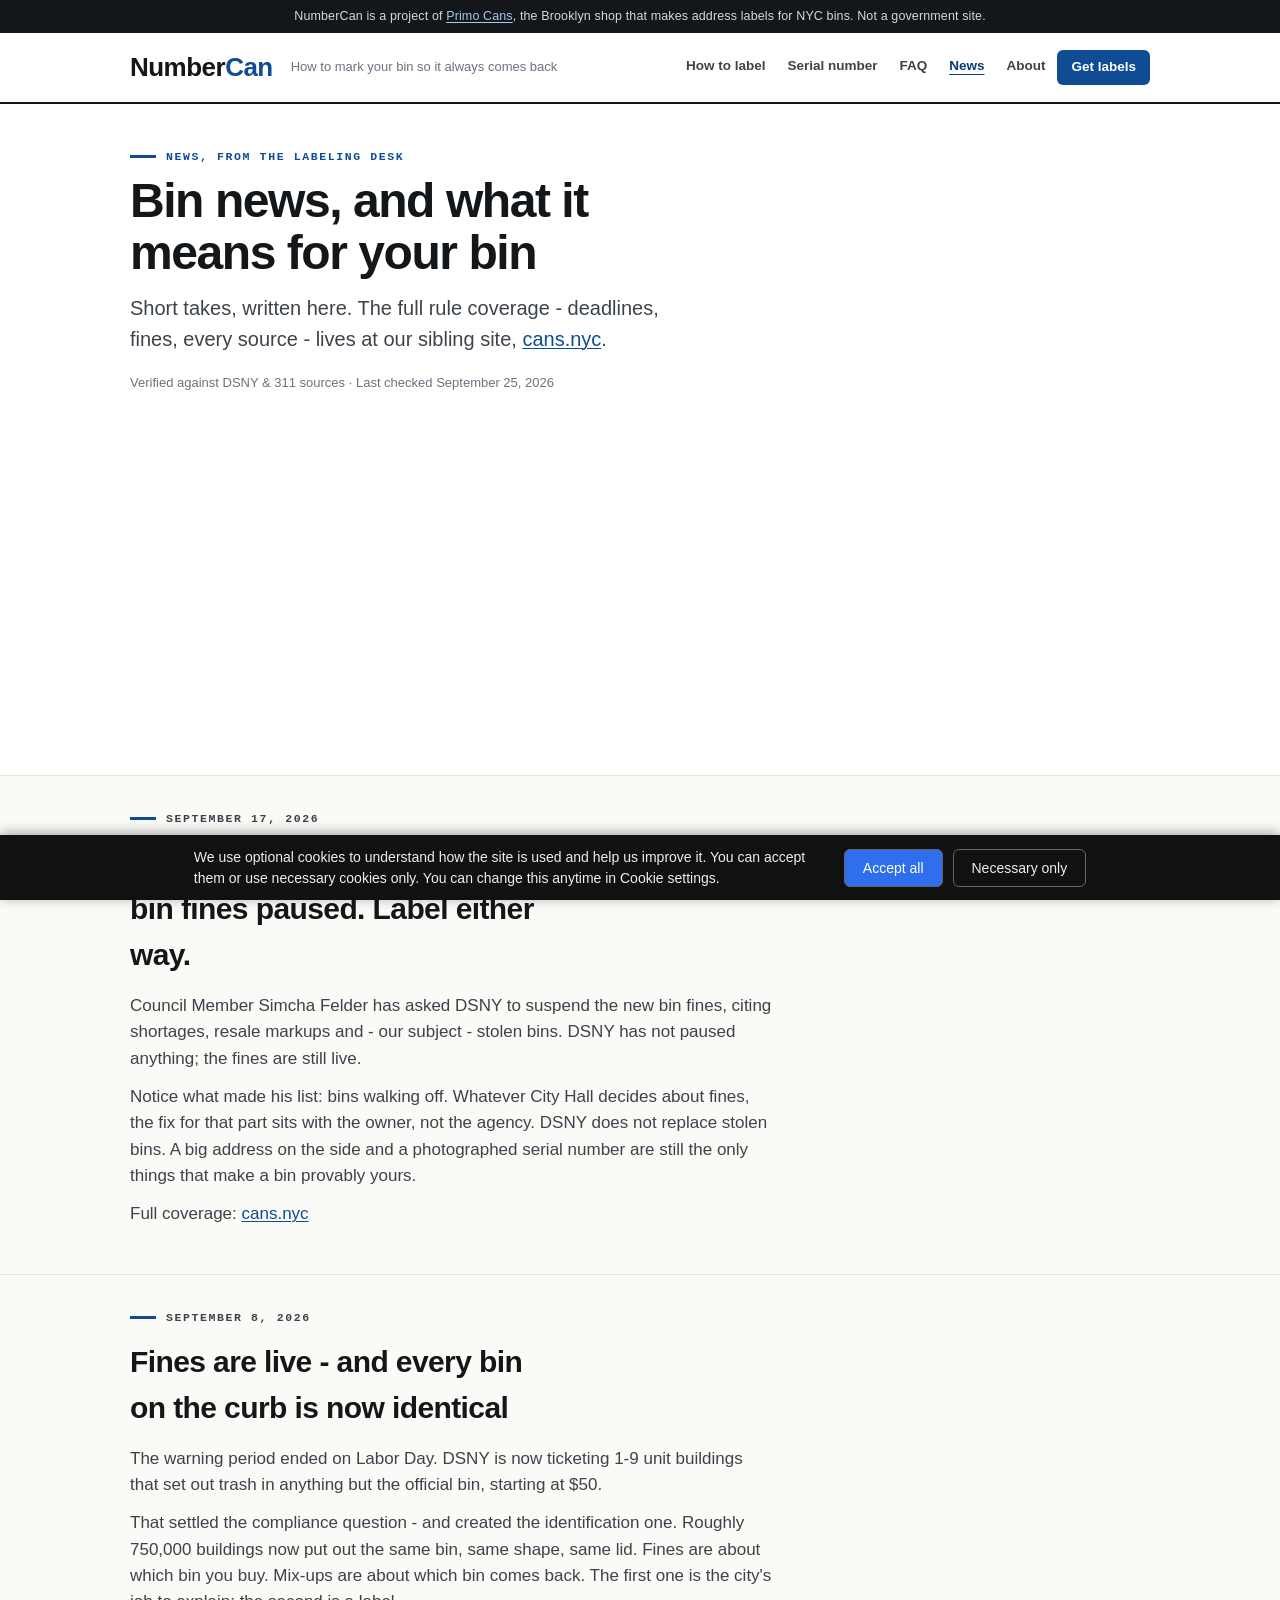
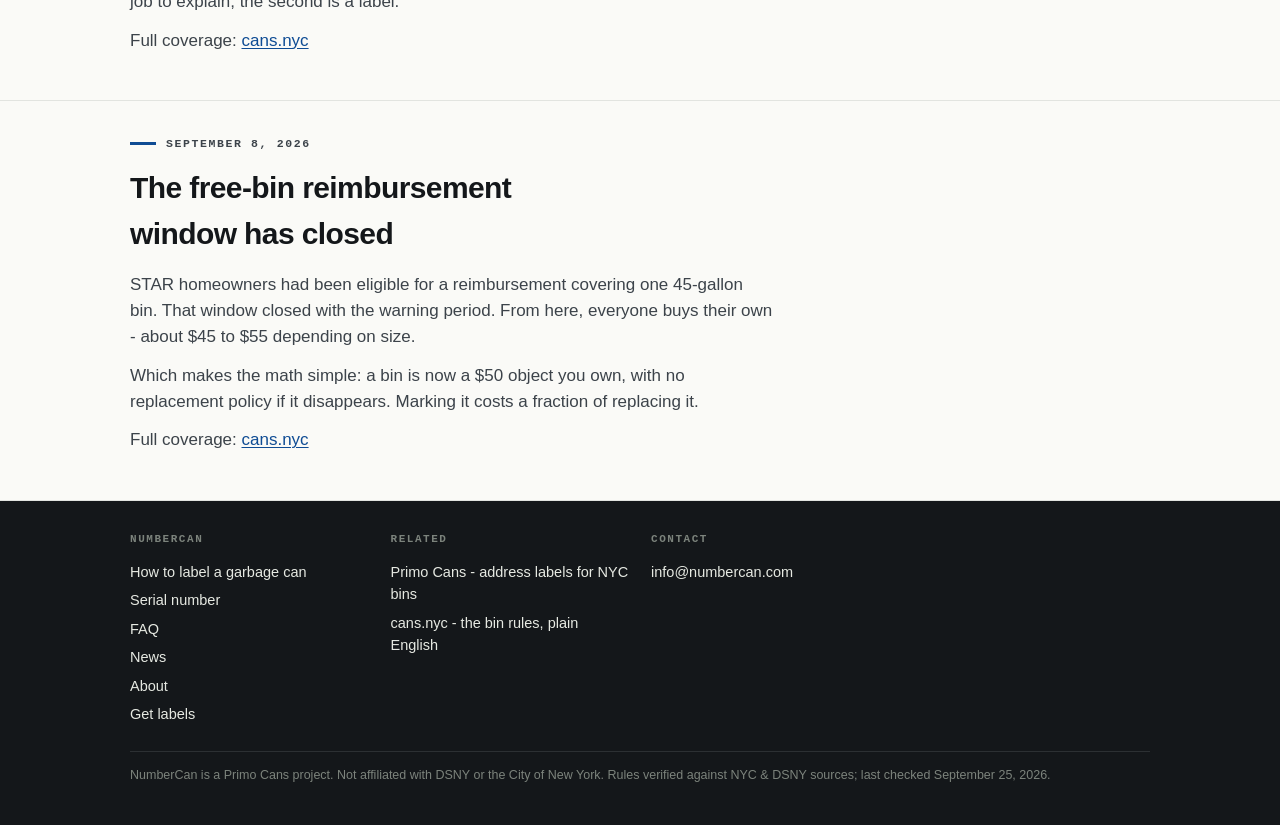
<file: news/index.html>
<!DOCTYPE html>
<html lang="en">
<head>
<meta charset="utf-8">
<meta name="viewport" content="width=device-width,initial-scale=1">
<title>News, From the Labeling Desk | NumberCan</title>
<meta name="description" content="Short takes on NYC bin news from the labeling desk - what each development means for keeping your bin yours. Full rule coverage at cans.nyc.">
<link rel="canonical" href="https://numbercan.com/news/">
<meta property="og:type" content="website">
<meta property="og:title" content="News, From the Labeling Desk | NumberCan">
<meta property="og:description" content="Short takes on NYC bin news - what each development means for keeping your bin yours.">
<meta property="og:url" content="https://numbercan.com/news/">
<link rel="stylesheet" href="/assets/style.css">
</head>
<body>
<div class="disclosure">NumberCan is a project of <a href="https://primocans.com/?utm_source=numbercan.com&utm_medium=feeder-site">Primo Cans</a>, the Brooklyn shop that makes address labels for NYC bins. Not a government site.</div>
<header class="sitehead">
  <div class="wrap">
    <a class="brand" href="/">Number<span class="dot">Can</span></a>
    <span class="siteline">How to mark your bin so it always comes back</span>
    <nav class="mainnav">
      <a href="/how-to-label-a-garbage-can/">How to label</a>
      <a href="/nyc-bin-serial-rfid/">Serial number</a>
      <a href="/faq/">FAQ</a>
      <a class="on" href="/news/">News</a>
      <a href="/about/">About</a>
      <a class="cta" href="/get-labels/">Get labels</a>
    </nav>
  </div>
</header>

<section class="hero">
  <div class="wrap">
    <p class="eyebrow">News, from the labeling desk</p>
    <h1>Bin news, and what it means for your bin</h1>
    <p class="lede">Short takes, written here. The full rule coverage - deadlines, fines, every source - lives at our sibling site, <a href="https://cans.nyc/news/">cans.nyc</a>.</p>
    <p class="verifyline">Verified against DSNY &amp; 311 sources &middot; Last checked September 25, 2026</p>
  </div>
</section>

<section class="section">
  <div class="wrap">

    <p class="eyebrow">September 17, 2026</p>
    <h2>A council member wants the bin fines paused. Label either way.</h2>
    <p>Council Member Simcha Felder has asked DSNY to suspend the new bin fines, citing shortages, resale markups and - our subject - stolen bins. DSNY has not paused anything; the fines are still live.</p>
    <p>Notice what made his list: bins walking off. Whatever City Hall decides about fines, the fix for that part sits with the owner, not the agency. DSNY does not replace stolen bins. A big address on the side and a photographed serial number are still the only things that make a bin provably yours.</p>
    <p>Full coverage: <a href="https://cans.nyc/news/">cans.nyc</a></p>

  </div>
</section>

<section class="section">
  <div class="wrap">
    <p class="eyebrow">September 8, 2026</p>
    <h2>Fines are live - and every bin on the curb is now identical</h2>
    <p>The warning period ended on Labor Day. DSNY is now ticketing 1-9 unit buildings that set out trash in anything but the official bin, starting at $50.</p>
    <p>That settled the compliance question - and created the identification one. Roughly 750,000 buildings now put out the same bin, same shape, same lid. Fines are about which bin you buy. Mix-ups are about which bin comes back. The first one is the city's job to explain; the second is a label.</p>
    <p>Full coverage: <a href="https://cans.nyc/news/">cans.nyc</a></p>
  </div>
</section>

<section class="section">
  <div class="wrap">
    <p class="eyebrow">September 8, 2026</p>
    <h2>The free-bin reimbursement window has closed</h2>
    <p>STAR homeowners had been eligible for a reimbursement covering one 45-gallon bin. That window closed with the warning period. From here, everyone buys their own - about $45 to $55 depending on size.</p>
    <p>Which makes the math simple: a bin is now a $50 object you own, with no replacement policy if it disappears. Marking it costs a fraction of replacing it.</p>
    <p>Full coverage: <a href="https://cans.nyc/news/">cans.nyc</a></p>
  </div>
</section>

<footer class="sitefoot">
  <div class="wrap">
    <div>
      <h4>NumberCan</h4>
      <a href="/how-to-label-a-garbage-can/">How to label a garbage can</a>
      <a href="/nyc-bin-serial-rfid/">Serial number</a>
      <a href="/faq/">FAQ</a>
      <a href="/news/">News</a>
      <a href="/about/">About</a>
      <a href="/get-labels/">Get labels</a>
    </div>
    <div>
      <h4>Related</h4>
      <a href="https://primocans.com/?utm_source=numbercan.com&utm_medium=feeder-site">Primo Cans - address labels for NYC bins</a>
      <a href="https://cans.nyc/">cans.nyc - the bin rules, plain English</a>
    </div>
    <div>
      <h4>Contact</h4>
      <a href="mailto:info@numbercan.com">info@numbercan.com</a>
    </div>
    <p class="fineline">NumberCan is a Primo Cans project. Not affiliated with DSNY or the City of New York. Rules verified against NYC &amp; DSNY sources; last checked September 25, 2026.</p>
  </div>
</footer>
<!-- Cloudflare Web Analytics -->
<script defer src='https://static.cloudflareinsights.com/beacon.min.js' data-cf-beacon='{"token": "91854858fbcd4bb7b45966d86be08aac"}'></script>
<!-- End Cloudflare Web Analytics -->

<script>window.__GA_MEASUREMENT_ID__="G-6J1LS92J00";</script>
<script src="/consent.js" defer></script>
</body>
</html>
</file>
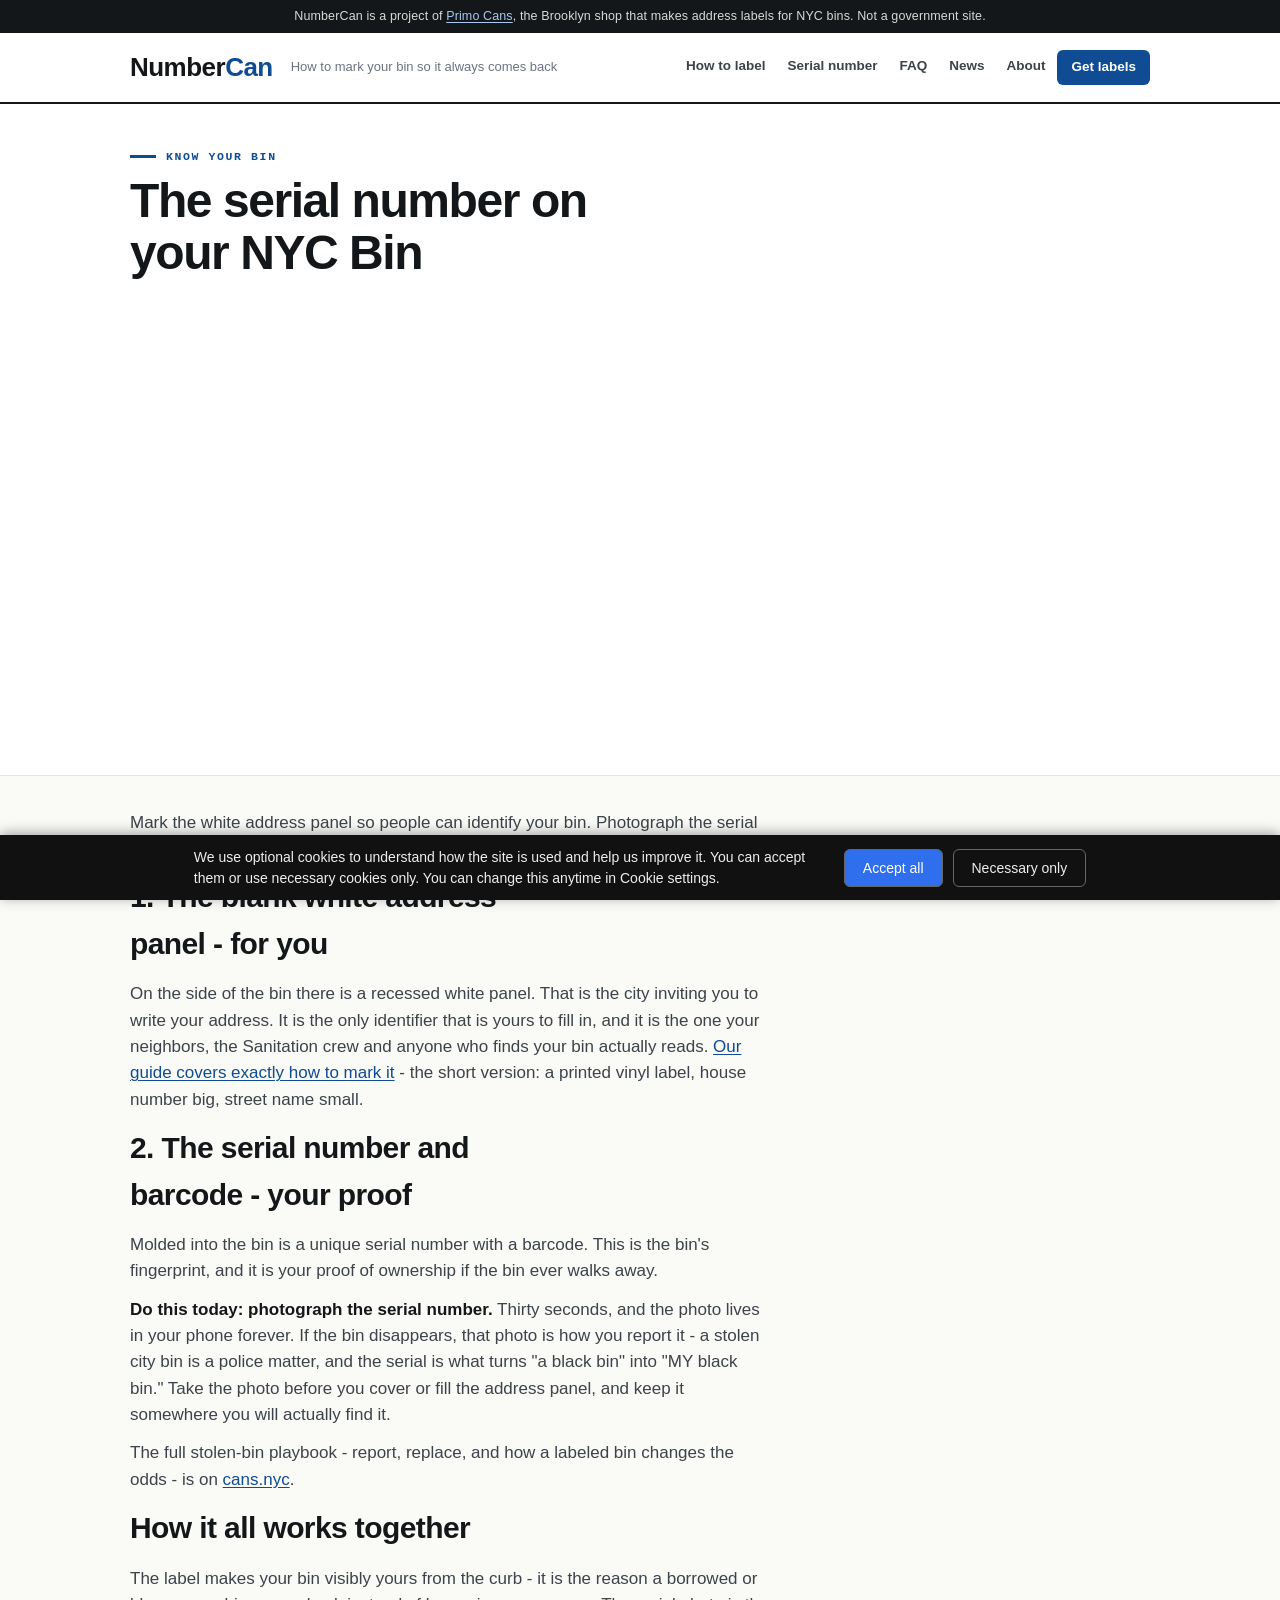
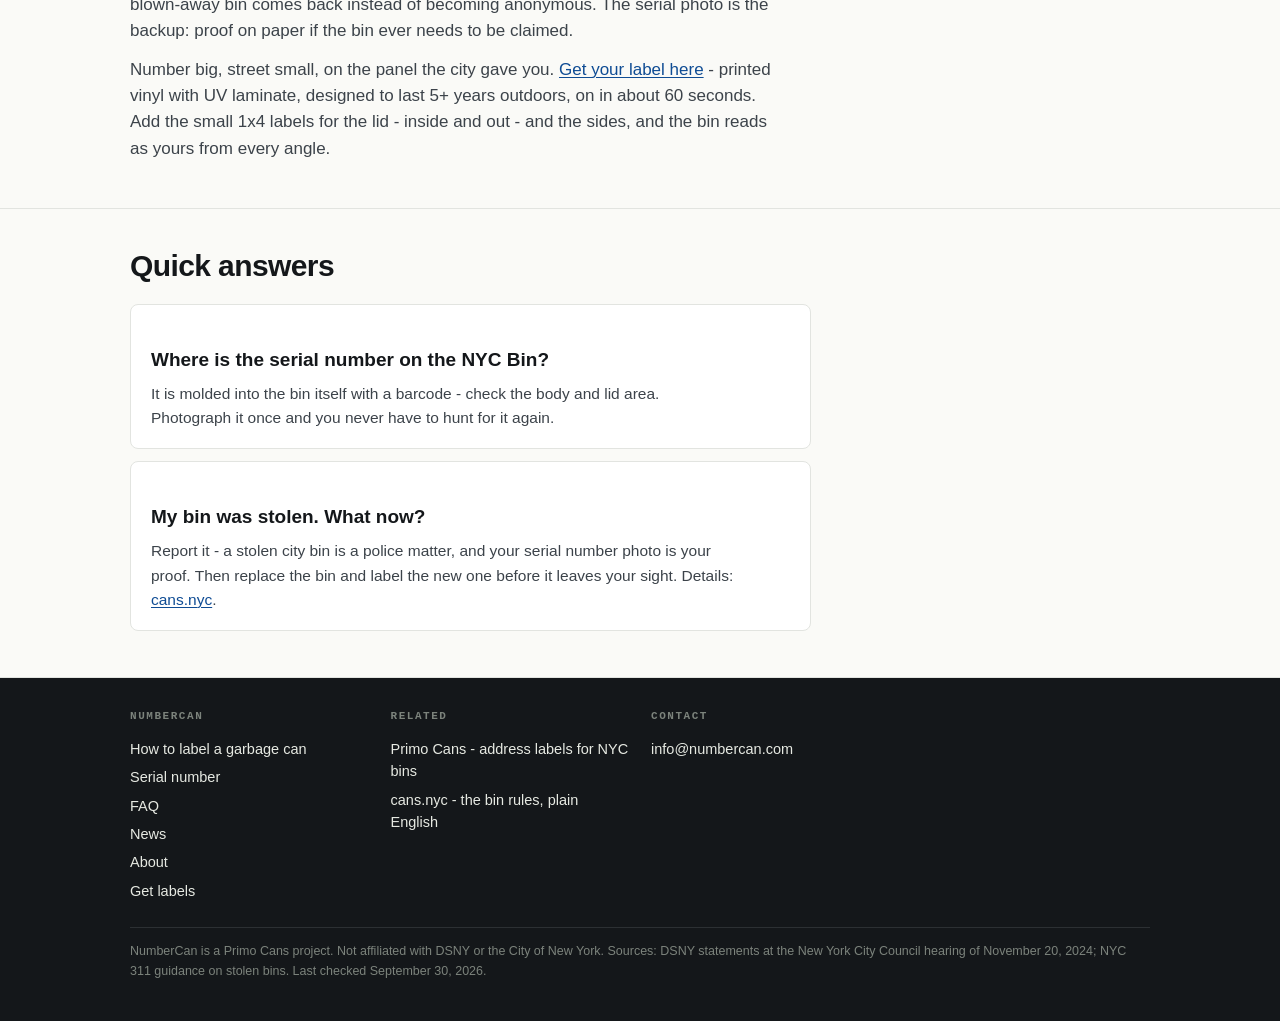
<file: nyc-bin-serial-rfid/index.html>
<!DOCTYPE html>
<html lang="en">
<head>
<meta charset="utf-8">
<meta name="viewport" content="width=device-width,initial-scale=1">
<title>NYC Bin Serial Number, Explained | NumberCan</title>
<meta name="description" content="Record your NYC Bin serial number and photograph it for your records. Use the address panel to make your bin easy to identify.">
<link rel="canonical" href="https://numbercan.com/nyc-bin-serial-rfid/">
<meta property="og:type" content="article">
<meta property="og:title" content="NYC Bin Serial Number, Explained">
<meta property="og:description" content="Mark the address panel and photograph your NYC Bin serial number for your records.">
<meta property="og:url" content="https://numbercan.com/nyc-bin-serial-rfid/">
<link rel="stylesheet" href="/assets/style.css">
<script type="application/ld+json">
{"@context":"https://schema.org","@type":"Article","headline":"NYC Bin Serial Number, Explained","url":"https://numbercan.com/nyc-bin-serial-rfid/","datePublished":"2026-09-25","dateModified":"2026-09-30",
 "author":{"@type":"Organization","name":"NumberCan","url":"https://numbercan.com/"},
 "publisher":{"@type":"Organization","name":"NumberCan","url":"https://numbercan.com/","parentOrganization":{"@type":"Organization","name":"Primo Cans","url":"https://primocans.com/"}},
 "about":[{"@type":"Thing","name":"NYC Bin serial number"}]}
</script>
</head>
<body>
<div class="disclosure">NumberCan is a project of <a href="https://primocans.com/?utm_source=numbercan.com&utm_medium=feeder-site">Primo Cans</a>, the Brooklyn shop that makes address labels for NYC bins. Not a government site.</div>
<header class="sitehead">
  <div class="wrap">
    <a class="brand" href="/">Number<span class="dot">Can</span></a>
    <span class="siteline">How to mark your bin so it always comes back</span>
    <nav class="mainnav">
      <a href="/how-to-label-a-garbage-can/">How to label</a>
      <a href="/nyc-bin-serial-rfid/">Serial number</a>
      <a href="/faq/">FAQ</a>
      <a href="/news/">News</a>
      <a href="/about/">About</a>
      <a class="cta" href="/get-labels/">Get labels</a>
    </nav>
  </div>
</header>

<section class="hero">
  <div class="wrap">
    <p class="eyebrow">Know your bin</p>
    <h1>The serial number on your NYC Bin</h1>
  </div>
</section>

<section class="section">
  <div class="wrap">
    <p class="lede">Mark the white address panel so people can identify your bin. Photograph the serial number and keep it with your records. Here is how to use both.</p>

    <h2>1. The blank white address panel - for you</h2>
    <p>On the side of the bin there is a recessed white panel. That is the city inviting you to write your address. It is the only identifier that is yours to fill in, and it is the one your neighbors, the Sanitation crew and anyone who finds your bin actually reads. <a href="/how-to-label-a-garbage-can/">Our guide covers exactly how to mark it</a> - the short version: a printed vinyl label, house number big, street name small.</p>

    <h2>2. The serial number and barcode - your proof</h2>
    <p>Molded into the bin is a unique serial number with a barcode. This is the bin's fingerprint, and it is your proof of ownership if the bin ever walks away.</p>
    <p><strong>Do this today: photograph the serial number.</strong> Thirty seconds, and the photo lives in your phone forever. If the bin disappears, that photo is how you report it - a stolen city bin is a police matter, and the serial is what turns "a black bin" into "MY black bin." Take the photo before you cover or fill the address panel, and keep it somewhere you will actually find it.</p>
    <p>The full stolen-bin playbook - report, replace, and how a labeled bin changes the odds - is on <a href="https://cans.nyc/">cans.nyc</a>.</p>

    <h2>How it all works together</h2>
    <p>The label makes your bin visibly yours from the curb - it is the reason a borrowed or blown-away bin comes back instead of becoming anonymous. The serial photo is the backup: proof on paper if the bin ever needs to be claimed.</p>
    <p>Number big, street small, on the panel the city gave you. <a href="/get-labels/">Get your label here</a> - printed vinyl with UV laminate, designed to last 5+ years outdoors, on in about 60 seconds. Add the small 1x4 labels for the lid - inside and out - and the sides, and the bin reads as yours from every angle.</p>
  </div>
</section>

<section class="section">
  <div class="wrap">
    <h2>Quick answers</h2>
    <div class="qa"><h3>Where is the serial number on the NYC Bin?</h3>
      <p>It is molded into the bin itself with a barcode - check the body and lid area. Photograph it once and you never have to hunt for it again.</p></div>
    <div class="qa"><h3>My bin was stolen. What now?</h3>
      <p>Report it - a stolen city bin is a police matter, and your serial number photo is your proof. Then replace the bin and label the new one before it leaves your sight. Details: <a href="https://cans.nyc/">cans.nyc</a>.</p></div>
  </div>
</section>

<footer class="sitefoot">
  <div class="wrap">
    <div>
      <h4>NumberCan</h4>
      <a href="/how-to-label-a-garbage-can/">How to label a garbage can</a>
      <a href="/nyc-bin-serial-rfid/">Serial number</a>
      <a href="/faq/">FAQ</a>
      <a href="/news/">News</a>
      <a href="/about/">About</a>
      <a href="/get-labels/">Get labels</a>
    </div>
    <div>
      <h4>Related</h4>
      <a href="https://primocans.com/?utm_source=numbercan.com&utm_medium=feeder-site">Primo Cans - address labels for NYC bins</a>
      <a href="https://cans.nyc/">cans.nyc - the bin rules, plain English</a>
    </div>
    <div>
      <h4>Contact</h4>
      <a href="mailto:info@numbercan.com">info@numbercan.com</a>
    </div>
    <p class="fineline">NumberCan is a Primo Cans project. Not affiliated with DSNY or the City of New York. Sources: DSNY statements at the New York City Council hearing of November 20, 2024; NYC 311 guidance on stolen bins. Last checked September 30, 2026.</p>
  </div>
</footer>

<!-- Cloudflare Web Analytics -->
<script defer src='https://static.cloudflareinsights.com/beacon.min.js' data-cf-beacon='{"token": "91854858fbcd4bb7b45966d86be08aac"}'></script>
<!-- End Cloudflare Web Analytics -->

<script>window.__GA_MEASUREMENT_ID__="G-6J1LS92J00";</script>
<script src="/consent.js" defer></script>
</body>
</html>
</file>
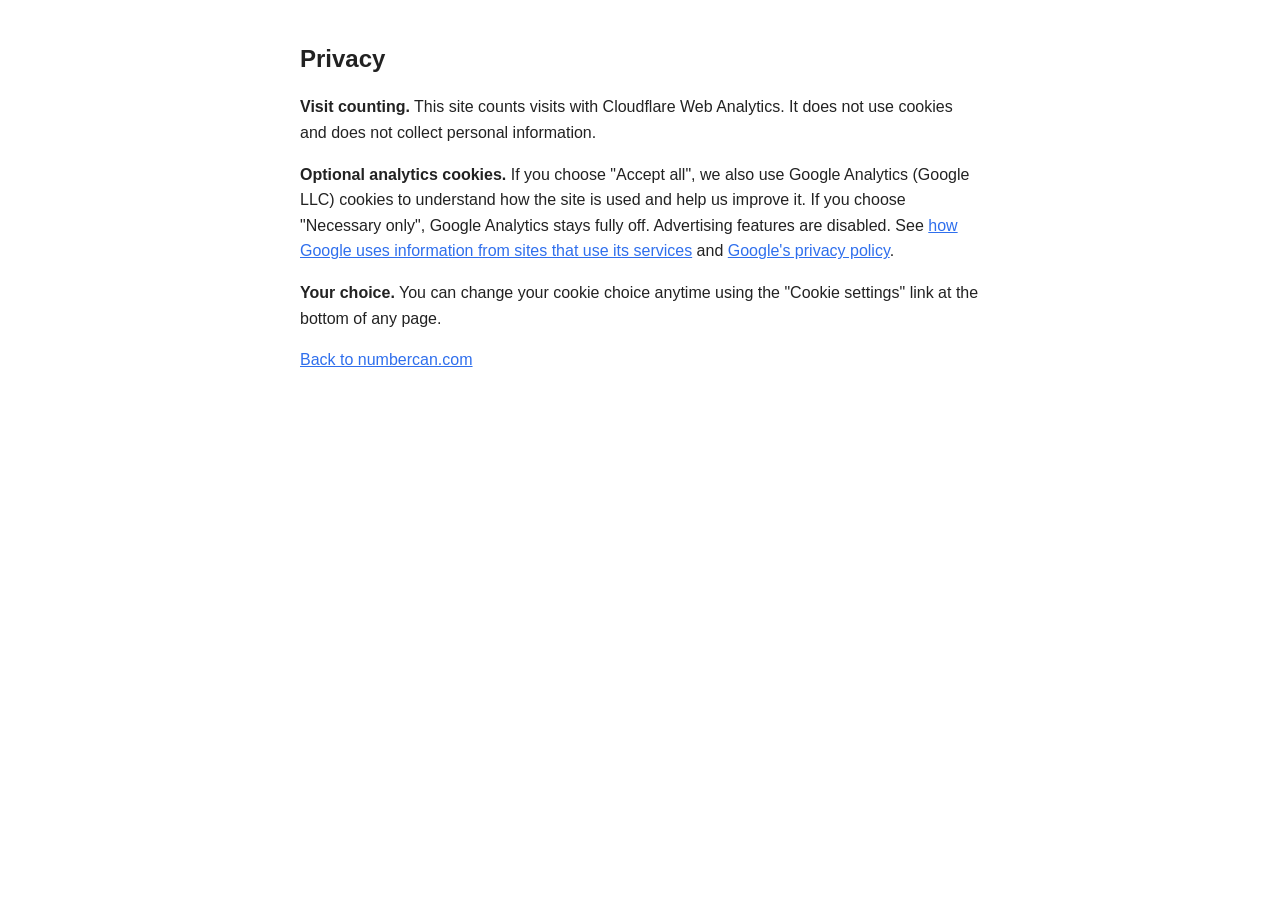
<file: privacy.html>
<!DOCTYPE html>
<html lang="en"><head><meta charset="utf-8">
<meta name="viewport" content="width=device-width, initial-scale=1">
<title>Privacy - numbercan.com</title>
<style>body{max-width:680px;margin:40px auto;padding:0 16px;font:16px/1.6 -apple-system,Segoe UI,Roboto,Helvetica,Arial,sans-serif;color:#222}a{color:#2f6fed}h1{font-size:24px}</style>
</head><body>
<h1>Privacy</h1>
<p><strong>Visit counting.</strong> This site counts visits with Cloudflare Web Analytics. It does not use cookies and does not collect personal information.</p>
<p><strong>Optional analytics cookies.</strong> If you choose "Accept all", we also use Google Analytics (Google LLC) cookies to understand how the site is used and help us improve it. If you choose "Necessary only", Google Analytics stays fully off. Advertising features are disabled. See <a href="https://policies.google.com/technologies/partner-sites">how Google uses information from sites that use its services</a> and <a href="https://policies.google.com/privacy">Google's privacy policy</a>.</p>
<p><strong>Your choice.</strong> You can change your cookie choice anytime using the "Cookie settings" link at the bottom of any page.</p>
<p><a href="/">Back to numbercan.com</a></p>
</body></html>
</file>
<file: assets/style.css>
/* NumberCan - sibling of cans.nyc: same wayfinding clarity, blue signage accent. */
:root{
  --ink:#14171a; --ink-soft:#3c434a; --ink-faint:#6b7280;
  --paper:#fafaf7; --card:#ffffff; --line:#e2e4e0;
  --blue:#0f4c94; --blue-deep:#0a3a75; --blue-wash:#eef3fa;
  --amber:#b45309; --amber-wash:#fdf6ec;
  --mono:ui-monospace,'SF Mono','Cascadia Mono',Menlo,Consolas,monospace;
  --sans:-apple-system,BlinkMacSystemFont,'Helvetica Neue',Helvetica,Arial,sans-serif;
}
*{box-sizing:border-box;margin:0;padding:0}
html{-webkit-text-size-adjust:100%}
body{font-family:var(--sans);background:var(--paper);color:var(--ink);font-size:17px;line-height:1.55;-webkit-font-smoothing:antialiased}
a{color:var(--blue);text-decoration-thickness:1px;text-underline-offset:2px}
a:hover{color:var(--blue-deep)}
.wrap{max-width:1060px;margin:0 auto;padding:0 20px}

.disclosure{background:var(--ink);color:#d7dad4;font-size:12.5px;padding:7px 20px;text-align:center;letter-spacing:.01em}
.disclosure a{color:#a8c8f0}

.sitehead{border-bottom:2px solid var(--ink);background:var(--card)}
.sitehead .wrap{display:flex;align-items:center;gap:18px;padding-top:14px;padding-bottom:14px;flex-wrap:wrap}
.brand{font-size:26px;font-weight:800;letter-spacing:-.02em;color:var(--ink);text-decoration:none}
.brand .dot{color:var(--blue)}
.siteline{font-size:13px;color:var(--ink-faint);flex:1;min-width:150px}
.mainnav{display:flex;gap:2px;flex-wrap:wrap}
.mainnav a{font-size:13.5px;font-weight:600;color:var(--ink-soft);text-decoration:none;padding:6px 10px;border-radius:4px}
.mainnav a:hover{background:var(--blue-wash);color:var(--blue-deep)}
.mainnav a.on{color:var(--blue-deep);text-decoration:underline;text-underline-offset:4px}
.mainnav a.cta{background:var(--blue);color:#fff;border-radius:6px;padding:7px 14px}
.mainnav a.cta:hover{background:var(--blue-deep)}

.eyebrow{font-family:var(--mono);font-size:11.5px;font-weight:600;letter-spacing:.14em;text-transform:uppercase;color:var(--blue);display:flex;align-items:center;gap:10px;margin:0 0 10px}
.eyebrow::before{content:"";width:26px;height:3px;background:var(--blue)}

.hero{padding:44px 0 34px;border-bottom:1px solid var(--line);background:var(--card)}
.hero h1{font-size:clamp(30px,5.4vw,48px);line-height:1.08;letter-spacing:-.03em;font-weight:800;max-width:20ch}
.hero .lede{font-size:clamp(17px,2.4vw,20px);color:var(--ink-soft);max-width:60ch;margin-top:14px}
.verifyline{margin-top:18px;font-size:13px;color:var(--ink-faint)}

.section{padding:34px 0;border-bottom:1px solid var(--line)}
.section h2{font-size:clamp(22px,3.4vw,30px);letter-spacing:-.02em;font-weight:800;margin-bottom:14px;max-width:26ch}
.section h3{font-size:19px;font-weight:750;margin:22px 0 8px}
.section p{max-width:68ch;margin-bottom:12px;color:var(--ink-soft)}
.section p strong, .section li strong{color:var(--ink)}
.section ul{padding-left:22px;color:var(--ink-soft);max-width:66ch}
.section li{margin-bottom:8px}

.cards{display:grid;grid-template-columns:repeat(auto-fit,minmax(250px,1fr));gap:14px;margin-top:18px}
.cardbox{background:var(--card);border:1px solid var(--line);border-top:3px solid var(--blue);border-radius:8px;padding:18px}
.cardbox h3{margin:0 0 6px;font-size:17px;font-weight:750}
.cardbox p{font-size:15px;color:var(--ink-soft);margin:0}

.tablewrap{overflow-x:auto;margin:16px 0}
table{width:100%;border-collapse:collapse;background:var(--card);font-size:15px}
th{font-family:var(--mono);font-size:11.5px;letter-spacing:.08em;text-transform:uppercase;text-align:left;color:var(--ink-faint);padding:10px 12px;border-bottom:2px solid var(--ink)}
td{padding:11px 12px;border-bottom:1px solid var(--line);color:var(--ink-soft);vertical-align:top}
td:first-child{color:var(--ink);font-weight:650}
tr.pick td{background:var(--blue-wash)}

.note{background:var(--blue-wash);border-left:4px solid var(--blue);border-radius:0 8px 8px 0;padding:14px 18px;margin:16px 0;max-width:68ch}
.note.warn{background:var(--amber-wash);border-left-color:var(--amber)}
.note p{font-size:15px;margin:0}

.steps{counter-reset:step;list-style:none;padding:0;max-width:66ch}
.steps li{counter-increment:step;position:relative;padding:0 0 16px 52px;color:var(--ink-soft)}
.steps li::before{content:counter(step);position:absolute;left:0;top:2px;width:34px;height:34px;background:var(--ink);color:#fff;border-radius:50%;display:flex;align-items:center;justify-content:center;font-weight:800;font-size:16px}
.steps li strong{color:var(--ink)}

.qa{background:var(--card);border:1px solid var(--line);border-radius:8px;padding:18px 20px;margin-bottom:12px;max-width:72ch}
.qa h2{font-size:18px;font-weight:750;margin:0 0 8px;letter-spacing:-.01em}
.qa p{font-size:15.5px;margin:0 0 8px}
.qa p:last-child{margin-bottom:0}

.btn{display:inline-block;background:var(--blue);color:#fff;text-decoration:none;font-weight:700;font-size:16px;padding:13px 26px;border-radius:8px;margin:8px 0}
.btn:hover{background:var(--blue-deep);color:#fff}
.btn.dark{background:var(--ink)}
.btn.dark:hover{background:#000}

.srcs{font-size:14px;color:var(--ink-faint);max-width:68ch;margin-top:22px;border-top:1px solid var(--line);padding-top:14px}

.sitefoot{background:var(--ink);color:#b9beb9;padding:30px 0 40px;margin-top:0}
.sitefoot .wrap{display:grid;grid-template-columns:repeat(auto-fit,minmax(220px,1fr));gap:22px}
.sitefoot h4{font-family:var(--mono);font-size:11px;letter-spacing:.14em;text-transform:uppercase;color:#7c837c;margin-bottom:10px}
.sitefoot a{color:#e6e9e2;text-decoration:none;display:block;font-size:14.5px;padding:3px 0}
.sitefoot a:hover{color:#a8c8f0}
.sitefoot .fineline{grid-column:1/-1;border-top:1px solid #2c3033;padding-top:14px;font-size:12.5px;color:#7c837c}

@media (max-width:640px){
  table{font-size:13.5px}
  th,td{padding:8px 7px}
  .hero h1{font-size:30px}
}

/* Hero: PrimoCans builder stage copied from primocans.com (label markup, geometry, fit function, original bin photo) */
.hero .wrap{position:relative}
@media (min-width:960px){
  .hero{min-height:672px}
  .hero .wrap{padding-right:460px}
  .hero-art{position:absolute;right:20px;top:36px;width:420px}
}
@media (max-width:959px){
  .hero .wrap{display:flex;flex-direction:column}
  .hero-art{order:3;margin:20px auto 0;width:min(340px,88%);position:relative}
  .hero-cta{order:4;text-align:center}
  .hero .verifyline{order:5;text-align:center}
}
.pc .stage{width:100%}
.pc .stage .can{position:relative;border-radius:18px 18px 6px 6px;padding:50px 36px 40px;background:linear-gradient(90deg,#1f1f1f 0%,#3d3d3d 40%,#333 70%,#1a1a1a 100%);box-shadow:inset 0 30px 0 #111;display:flex;flex-direction:column;align-items:center}
.pc .stage .can::before{content:"";position:absolute;left:-14px;right:-14px;top:-18px;height:34px;background:#141414;border-radius:10px}
.pc .canthumb{position:relative;width:190px;margin:0 auto 14px;background:#fff;overflow:hidden;border-radius:8px;box-shadow:0 4px 14px rgba(0,0,0,.45)}
.pc .canthumb img{display:block;width:100%;height:auto}
.pc .stage .cap2{display:flex;justify-content:space-between;flex-wrap:wrap;gap:4px 12px;margin-top:14px;color:#bdbdb7;font-size:13px}
.pc .stage .cap2 b{color:#fff}
.pc .label{width:100%;max-width:560px;background:#fff;border-radius:0;position:relative;box-shadow:0 18px 40px rgba(0,0,0,.35);container-type:inline-size;overflow:hidden;display:block;padding:0;aspect-ratio:873/321}
.pc .label.has-extra{aspect-ratio:873/332}
.pc .label .num,.pc .label .street,.pc .label .extra{position:absolute;left:50%;transform:translateX(-50%);margin:0;max-width:none;overflow:visible;white-space:nowrap;line-height:1;letter-spacing:0;color:#232122;font-family:Overpass,"Barlow Condensed","Arial Narrow",sans-serif;font-weight:700}
.pc .label .corner{position:absolute;bottom:0;width:20cqw;height:10.3%;display:flex;align-items:center;justify-content:center;background:#000;color:#fff;font-family:Overpass,Arial,sans-serif;font-weight:700;letter-spacing:0;white-space:nowrap}
.pc .label .corner.l{left:0}
.pc .label .corner.r{right:0}
@media (max-width:959px){
  .pc .stage .can{padding:26px 14px 30px;border-radius:14px 14px 6px 6px}
  .pc .stage .can::before{left:-8px;right:-8px;top:-12px;height:24px}
  .pc .canthumb{width:150px}
  .pc .stage .cap2{font-size:12px}
}
</file>
